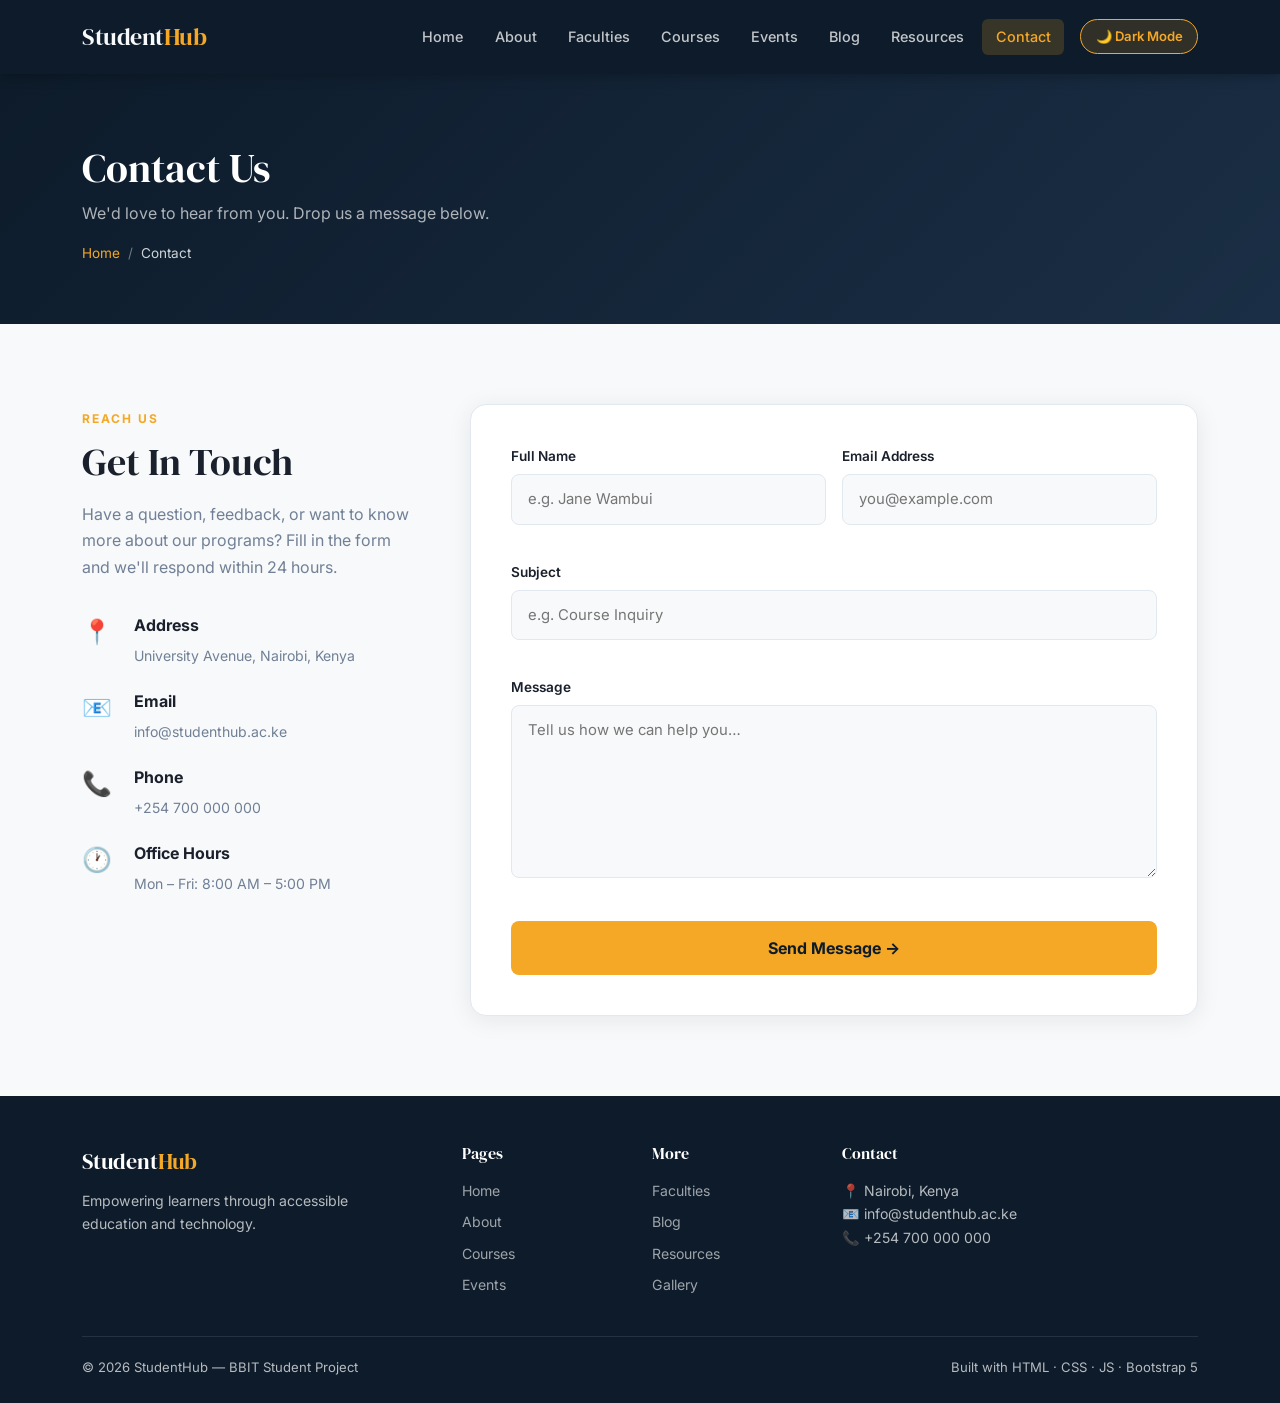
<file: contact.html>
<!DOCTYPE html>
<html lang="en">
<head>
  <meta charset="UTF-8">
  <meta name="viewport" content="width=device-width, initial-scale=1.0">
  <title>Contact | Student Hub</title>
  <link href="https://cdn.jsdelivr.net/npm/bootstrap@5.3.3/dist/css/bootstrap.min.css" rel="stylesheet">
  <link rel="stylesheet" href="css/style.css">
</head>
<body>

<nav class="navbar navbar-expand-lg sh-navbar">
  <div class="container">
    <a class="navbar-brand" href="index.html">Student<span>Hub</span></a>
    <button class="navbar-toggler" data-bs-toggle="collapse" data-bs-target="#navMenu" aria-label="Toggle navigation">
      <span class="navbar-toggler-icon"></span>
    </button>
    <div class="collapse navbar-collapse" id="navMenu">
      <ul class="navbar-nav ms-auto align-items-lg-center gap-lg-1">
        <li class="nav-item"><a class="nav-link" href="index.html">Home</a></li>
        <li class="nav-item"><a class="nav-link" href="about.html">About</a></li>
        <li class="nav-item"><a class="nav-link" href="faculties.html">Faculties</a></li>
        <li class="nav-item"><a class="nav-link" href="courses.html">Courses</a></li>
        <li class="nav-item"><a class="nav-link" href="events.html">Events</a></li>
        <li class="nav-item"><a class="nav-link" href="blog.html">Blog</a></li>
        <li class="nav-item"><a class="nav-link" href="resource.html">Resources</a></li>
        <li class="nav-item"><a class="nav-link active" href="contact.html">Contact</a></li>
      </ul>
      <button class="btn-theme-toggle ms-3 mt-2 mt-lg-0" onclick="toggleTheme()">🌙 Dark Mode</button>
    </div>
  </div>
</nav>

<section class="page-hero">
  <div class="container">
    <h1>Contact Us</h1>
    <p style="color:rgba(255, 255, 255, 0.664); margin-top:0.5rem;">We'd love to hear from you. Drop us a message below.</p>
    <nav aria-label="breadcrumb">
      <ol class="breadcrumb">
        <li class="breadcrumb-item"><a href="index.html">Home</a></li>
        <li class="breadcrumb-item active">Contact</li>
      </ol>
    </nav>
  </div>
</section>

<section class="section-pad">
  <div class="container">
    <div class="row g-5">

      <!-- Info -->
      <div class="col-lg-4">
        <span class="section-label">Reach Us</span>
        <h2 class="section-title">Get In Touch</h2>
        <p style="color:var(--muted); margin-bottom:2rem;">Have a question, feedback, or want to know more about our programs? Fill in the form and we'll respond within 24 hours.</p>

        <div style="display:flex; flex-direction:column; gap:1.25rem;">
          <div style="display:flex; gap:1rem; align-items:flex-start;">
            <span style="font-size:1.5rem; min-width:36px;">📍</span>
            <div><strong style="display:block; margin-bottom:0.2rem;">Address</strong><span style="color:var(--muted); font-size:0.88rem;">University Avenue, Nairobi, Kenya</span></div>
          </div>
          <div style="display:flex; gap:1rem; align-items:flex-start;">
            <span style="font-size:1.5rem; min-width:36px;">📧</span>
            <div><strong style="display:block; margin-bottom:0.2rem;">Email</strong><span style="color:var(--muted); font-size:0.88rem;">info@studenthub.ac.ke</span></div>
          </div>
          <div style="display:flex; gap:1rem; align-items:flex-start;">
            <span style="font-size:1.5rem; min-width:36px;">📞</span>
            <div><strong style="display:block; margin-bottom:0.2rem;">Phone</strong><span style="color:var(--muted); font-size:0.88rem;">+254 700 000 000</span></div>
          </div>
          <div style="display:flex; gap:1rem; align-items:flex-start;">
            <span style="font-size:1.5rem; min-width:36px;">🕐</span>
            <div><strong style="display:block; margin-bottom:0.2rem;">Office Hours</strong><span style="color:var(--muted); font-size:0.88rem;">Mon – Fri: 8:00 AM – 5:00 PM</span></div>
          </div>
        </div>
      </div>

      <!-- Form -->
      <div class="col-lg-8">
        <div class="contact-form-wrapper">
          <div id="formSuccess" class="form-success" style="margin-bottom:1.5rem;">
            ✅ Your message has been sent! We'll get back to you within 24 hours.
          </div>

          <form id="contactForm" novalidate>
            <div class="row g-3">
              <div class="col-md-6">
                <div class="form-group">
                  <label for="name">Full Name</label>
                  <input type="text" id="name" placeholder="e.g. Jane Wambui">
                </div>
              </div>
              <div class="col-md-6">
                <div class="form-group">
                  <label for="email">Email Address</label>
                  <input type="email" id="email" placeholder="you@example.com">
                </div>
              </div>
              <div class="col-12">
                <div class="form-group">
                  <label for="subject">Subject</label>
                  <input type="text" id="subject" placeholder="e.g. Course Inquiry">
                </div>
              </div>
              <div class="col-12">
                <div class="form-group">
                  <label for="message">Message</label>
                  <textarea id="message" rows="6" placeholder="Tell us how we can help you…"></textarea>
                </div>
              </div>
              <div class="col-12">
                <button type="submit" class="btn-primary-sh" style="width:100%; padding:0.85rem; font-size:1rem; text-align:center; cursor:pointer;">Send Message →</button>
              </div>
            </div>
          </form>
        </div>
      </div>

    </div>
  </div>
</section>

<footer class="sh-footer">
  <div class="container">
    <div class="row g-4">
      <div class="col-lg-4">
        <div class="sh-footer-brand">Student<span>Hub</span></div>
        <p style="font-size:0.88rem; max-width:280px;">Empowering learners through accessible education and technology.</p>
      </div>
      <div class="col-6 col-lg-2">
        <h5>Pages</h5>
        <a href="index.html">Home</a>
        <a href="about.html">About</a>
        <a href="courses.html">Courses</a>
        <a href="events.html">Events</a>
      </div>
      <div class="col-6 col-lg-2">
        <h5>More</h5>
        <a href="faculties.html">Faculties</a>
        <a href="blog.html">Blog</a>
        <a href="resource.html">Resources</a>
        <a href="gallery.html">Gallery</a>
      </div>
      <div class="col-lg-4">
        <h5>Contact</h5>
        <p style="font-size:0.88rem;">📍 Nairobi, Kenya<br>📧 info@studenthub.ac.ke<br>📞 +254 700 000 000</p>
      </div>
    </div>
    <div class="sh-footer-bottom">
      <span>© 2026 StudentHub — BBIT Student Project</span>
      <span>Built with HTML · CSS · JS · Bootstrap 5</span>
    </div>
  </div>
</footer>

<script src="https://cdn.jsdelivr.net/npm/bootstrap@5.3.3/dist/js/bootstrap.bundle.min.js"></script>
<script src="js/script.js"></script>
</body>
</html>
</file>
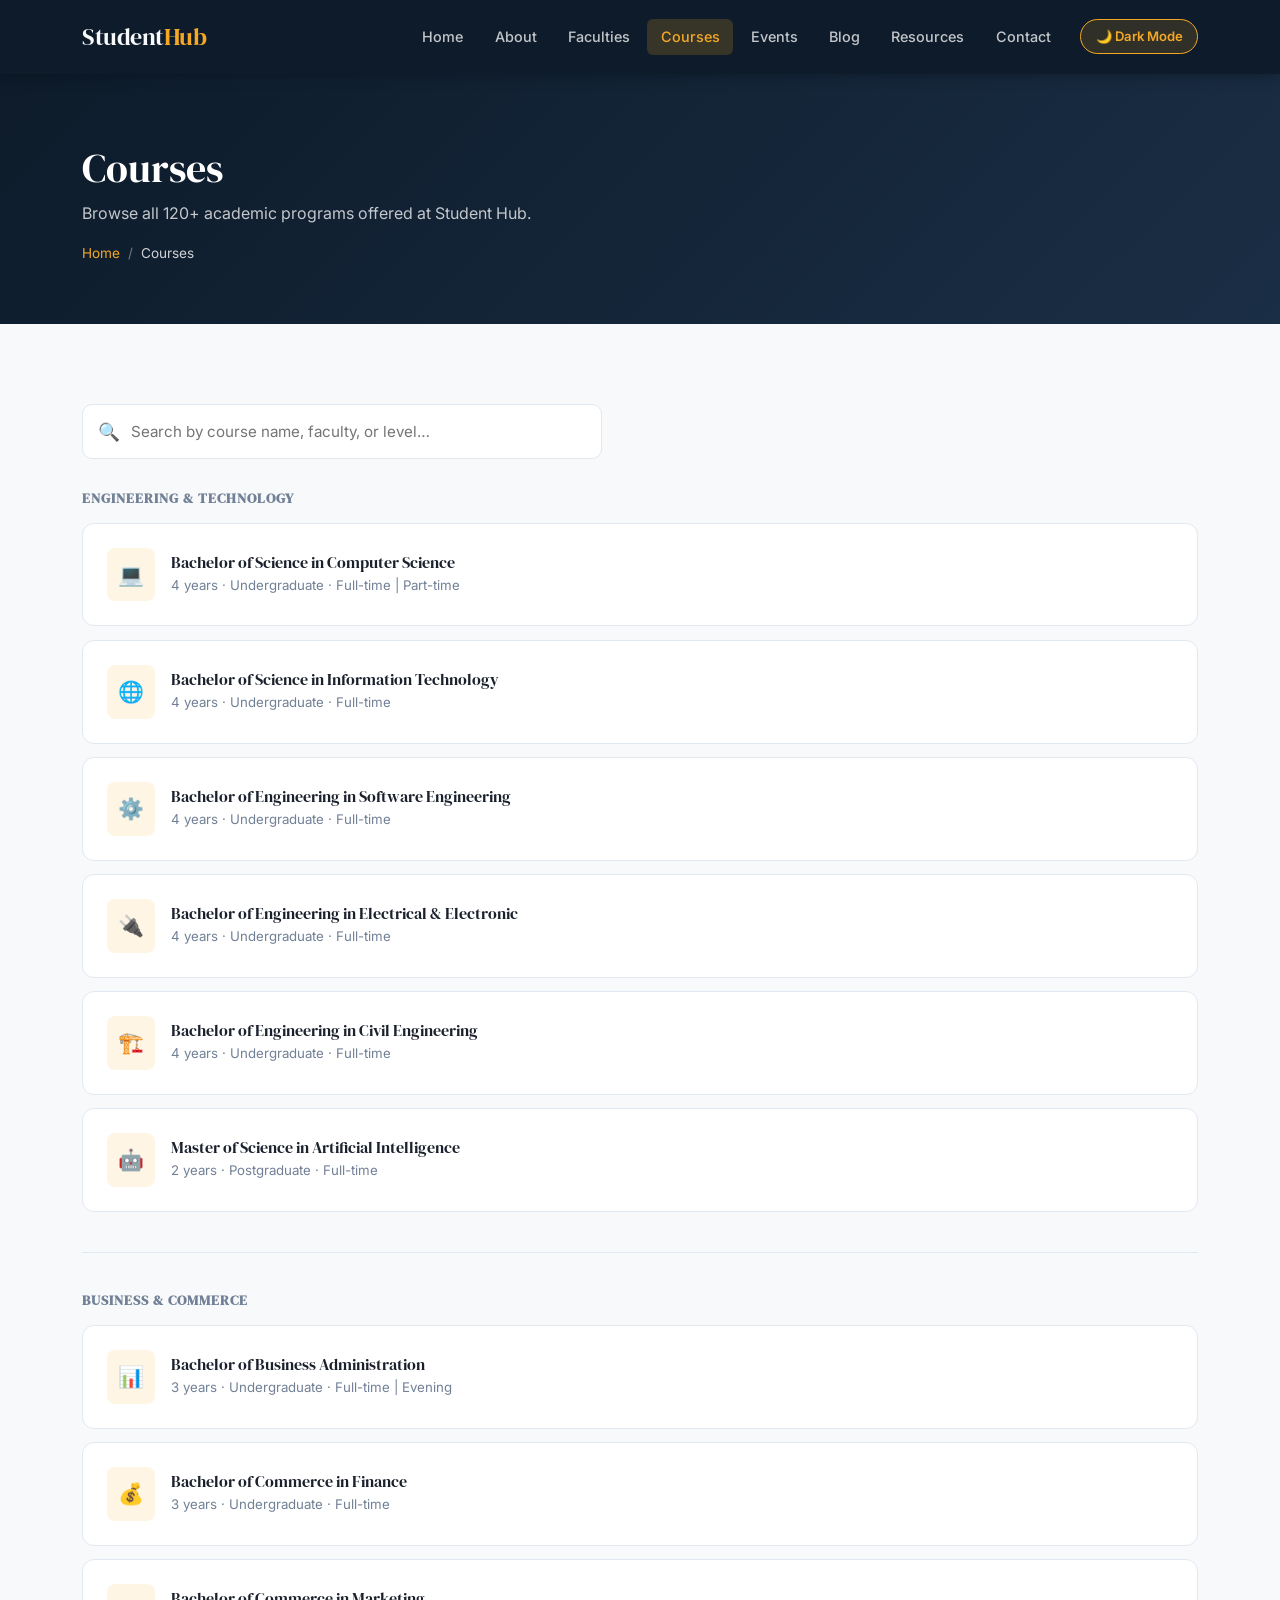
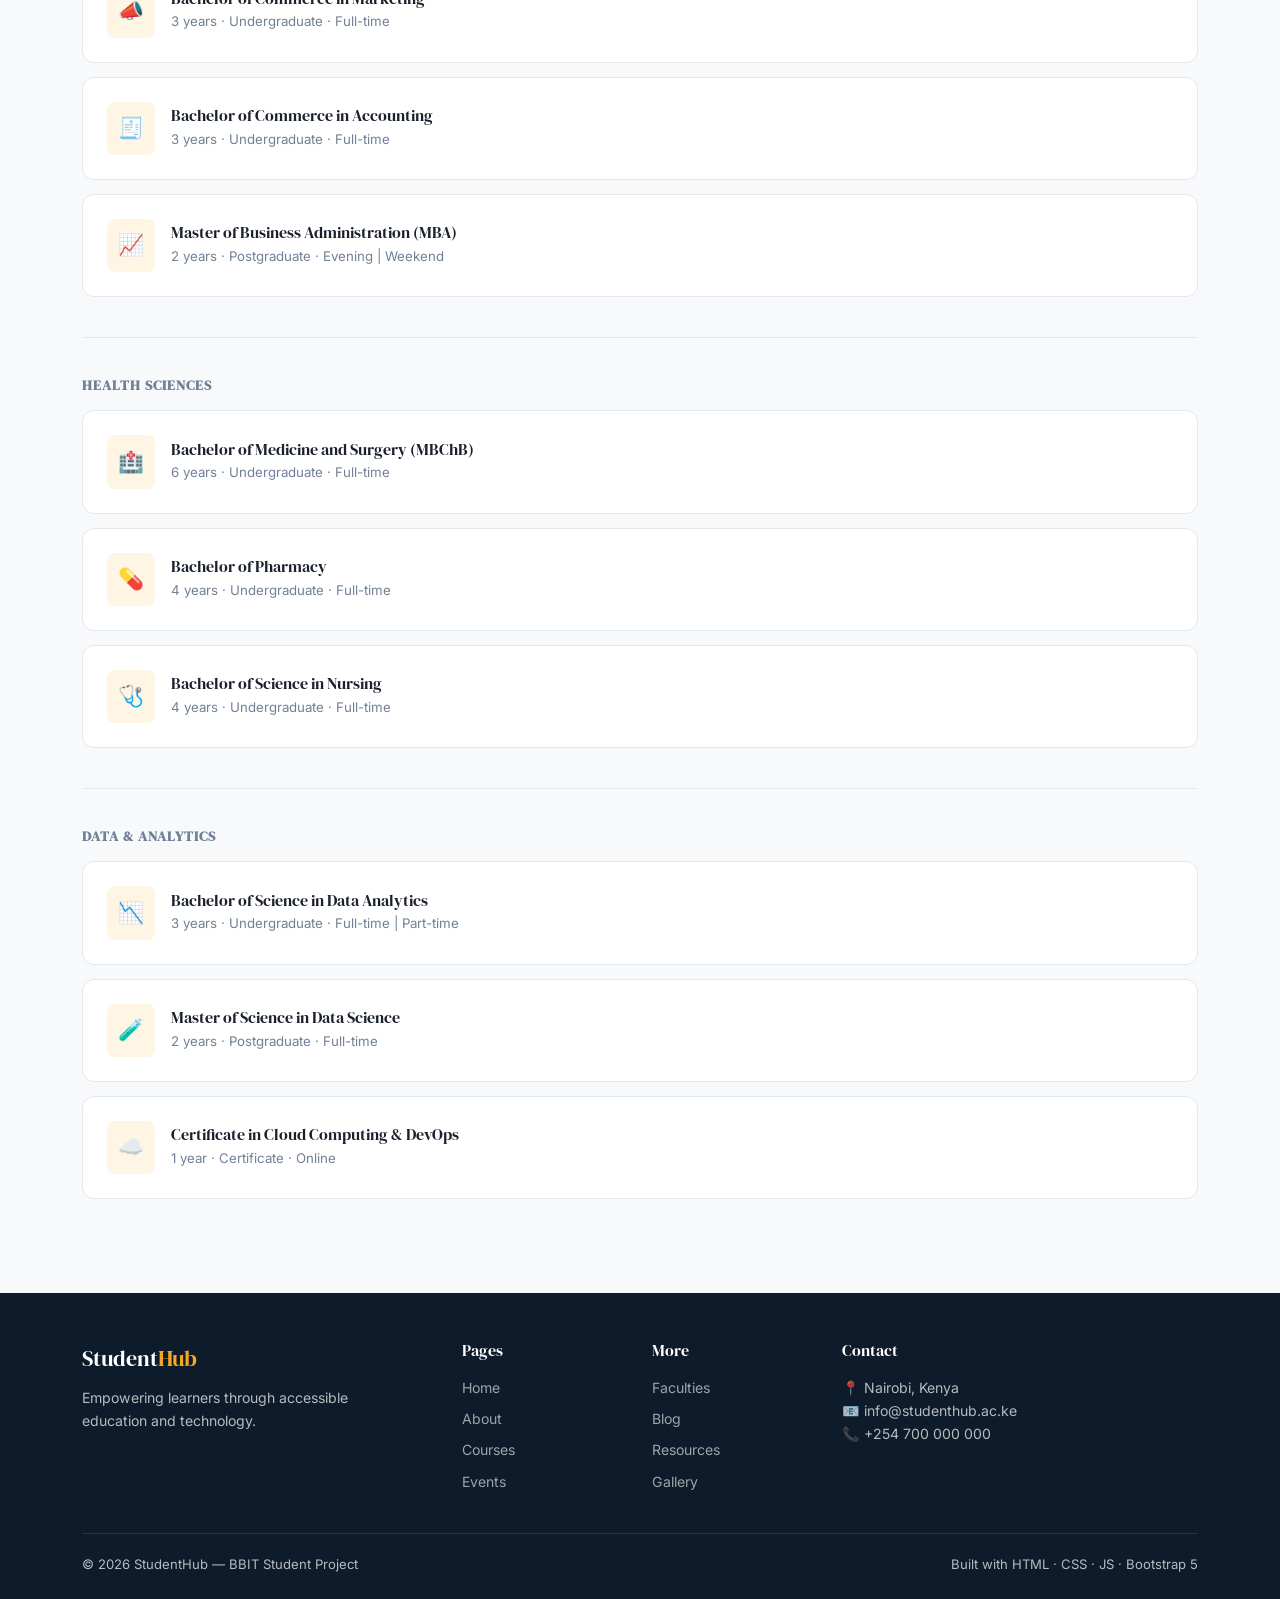
<file: courses.html>
<!DOCTYPE html>
<html lang="en">
<head>
  <meta charset="UTF-8">
  <meta name="viewport" content="width=device-width, initial-scale=1.0">
  <title>Courses | Student Hub</title>
  <link href="https://cdn.jsdelivr.net/npm/bootstrap@5.3.3/dist/css/bootstrap.min.css" rel="stylesheet">
  <link rel="stylesheet" href="css/style.css">
</head>
<body>

<nav class="navbar navbar-expand-lg sh-navbar">
  <div class="container">
    <a class="navbar-brand" href="index.html">Student<span>Hub</span></a>
    <button class="navbar-toggler" data-bs-toggle="collapse" data-bs-target="#navMenu" aria-label="Toggle navigation">
      <span class="navbar-toggler-icon"></span>
    </button>
    <div class="collapse navbar-collapse" id="navMenu">
      <ul class="navbar-nav ms-auto align-items-lg-center gap-lg-1">
        <li class="nav-item"><a class="nav-link" href="index.html">Home</a></li>
        <li class="nav-item"><a class="nav-link" href="about.html">About</a></li>
        <li class="nav-item"><a class="nav-link" href="faculties.html">Faculties</a></li>
        <li class="nav-item"><a class="nav-link active" href="courses.html">Courses</a></li>
        <li class="nav-item"><a class="nav-link" href="events.html">Events</a></li>
        <li class="nav-item"><a class="nav-link" href="blog.html">Blog</a></li>
        <li class="nav-item"><a class="nav-link" href="resource.html">Resources</a></li>
        <li class="nav-item"><a class="nav-link" href="contact.html">Contact</a></li>
      </ul>
      <button class="btn-theme-toggle ms-3 mt-2 mt-lg-0" onclick="toggleTheme()">🌙 Dark Mode</button>
    </div>
  </div>
</nav>

<section class="page-hero">
  <div class="container">
    <h1>Courses</h1>
    <p style="color:rgba(255,255,255,0.75); margin-top:0.5rem;">Browse all 120+ academic programs offered at Student Hub.</p>
    <nav aria-label="breadcrumb">
      <ol class="breadcrumb">
        <li class="breadcrumb-item"><a href="index.html">Home</a></li>
        <li class="breadcrumb-item active">Courses</li>
      </ol>
    </nav>
  </div>
</section>

<section class="section-pad">
  <div class="container">
    <div class="search-wrapper" style="max-width:520px;">
      <span class="search-icon">🔍</span>
      <input type="text" id="courseSearch" placeholder="Search by course name, faculty, or level…" autocomplete="off">
    </div>

    <p id="noResult" style="display:none; color:var(--muted); text-align:center; padding:2rem;">No courses found. Try a different search term.</p>

    <h5 style="margin-bottom:1rem; color:var(--muted); font-size:0.85rem; font-weight:600; text-transform:uppercase; letter-spacing:1px;">Engineering &amp; Technology</h5>
    <div class="course-card"><div class="course-badge">💻</div><div class="course-info"><h5>Bachelor of Science in Computer Science</h5><p>4 years · Undergraduate · Full-time | Part-time</p></div></div>
    <div class="course-card"><div class="course-badge">🌐</div><div class="course-info"><h5>Bachelor of Science in Information Technology</h5><p>4 years · Undergraduate · Full-time</p></div></div>
    <div class="course-card"><div class="course-badge">⚙️</div><div class="course-info"><h5>Bachelor of Engineering in Software Engineering</h5><p>4 years · Undergraduate · Full-time</p></div></div>
    <div class="course-card"><div class="course-badge">🔌</div><div class="course-info"><h5>Bachelor of Engineering in Electrical &amp; Electronic</h5><p>4 years · Undergraduate · Full-time</p></div></div>
    <div class="course-card"><div class="course-badge">🏗️</div><div class="course-info"><h5>Bachelor of Engineering in Civil Engineering</h5><p>4 years · Undergraduate · Full-time</p></div></div>
    <div class="course-card"><div class="course-badge">🤖</div><div class="course-info"><h5>Master of Science in Artificial Intelligence</h5><p>2 years · Postgraduate · Full-time</p></div></div>

    <div class="divider"></div>

    <h5 style="margin-bottom:1rem; color:var(--muted); font-size:0.85rem; font-weight:600; text-transform:uppercase; letter-spacing:1px;">Business &amp; Commerce</h5>
    <div class="course-card"><div class="course-badge">📊</div><div class="course-info"><h5>Bachelor of Business Administration</h5><p>3 years · Undergraduate · Full-time | Evening</p></div></div>
    <div class="course-card"><div class="course-badge">💰</div><div class="course-info"><h5>Bachelor of Commerce in Finance</h5><p>3 years · Undergraduate · Full-time</p></div></div>
    <div class="course-card"><div class="course-badge">📣</div><div class="course-info"><h5>Bachelor of Commerce in Marketing</h5><p>3 years · Undergraduate · Full-time</p></div></div>
    <div class="course-card"><div class="course-badge">🧾</div><div class="course-info"><h5>Bachelor of Commerce in Accounting</h5><p>3 years · Undergraduate · Full-time</p></div></div>
    <div class="course-card"><div class="course-badge">📈</div><div class="course-info"><h5>Master of Business Administration (MBA)</h5><p>2 years · Postgraduate · Evening | Weekend</p></div></div>

    <div class="divider"></div>

    <h5 style="margin-bottom:1rem; color:var(--muted); font-size:0.85rem; font-weight:600; text-transform:uppercase; letter-spacing:1px;">Health Sciences</h5>
    <div class="course-card"><div class="course-badge">🏥</div><div class="course-info"><h5>Bachelor of Medicine and Surgery (MBChB)</h5><p>6 years · Undergraduate · Full-time</p></div></div>
    <div class="course-card"><div class="course-badge">💊</div><div class="course-info"><h5>Bachelor of Pharmacy</h5><p>4 years · Undergraduate · Full-time</p></div></div>
    <div class="course-card"><div class="course-badge">🩺</div><div class="course-info"><h5>Bachelor of Science in Nursing</h5><p>4 years · Undergraduate · Full-time</p></div></div>

    <div class="divider"></div>

    <h5 style="margin-bottom:1rem; color:var(--muted); font-size:0.85rem; font-weight:600; text-transform:uppercase; letter-spacing:1px;">Data &amp; Analytics</h5>
    <div class="course-card"><div class="course-badge">📉</div><div class="course-info"><h5>Bachelor of Science in Data Analytics</h5><p>3 years · Undergraduate · Full-time | Part-time</p></div></div>
    <div class="course-card"><div class="course-badge">🧪</div><div class="course-info"><h5>Master of Science in Data Science</h5><p>2 years · Postgraduate · Full-time</p></div></div>
    <div class="course-card"><div class="course-badge">☁️</div><div class="course-info"><h5>Certificate in Cloud Computing &amp; DevOps</h5><p>1 year · Certificate · Online</p></div></div>
  </div>
</section>

<footer class="sh-footer">
  <div class="container">
    <div class="row g-4">
      <div class="col-lg-4">
        <div class="sh-footer-brand">Student<span>Hub</span></div>
        <p style="font-size:0.88rem; max-width:280px;">Empowering learners through accessible education and technology.</p>
      </div>
      <div class="col-6 col-lg-2">
        <h5>Pages</h5>
        <a href="index.html">Home</a>
        <a href="about.html">About</a>
        <a href="courses.html">Courses</a>
        <a href="events.html">Events</a>
      </div>
      <div class="col-6 col-lg-2">
        <h5>More</h5>
        <a href="faculties.html">Faculties</a>
        <a href="blog.html">Blog</a>
        <a href="resource.html">Resources</a>
        <a href="gallery.html">Gallery</a>
      </div>
      <div class="col-lg-4">
        <h5>Contact</h5>
        <p style="font-size:0.88rem;">📍 Nairobi, Kenya<br>📧 info@studenthub.ac.ke<br>📞 +254 700 000 000</p>
      </div>
    </div>
    <div class="sh-footer-bottom">
      <span>© 2026 StudentHub — BBIT Student Project</span>
      <span>Built with HTML · CSS · JS · Bootstrap 5</span>
    </div>
  </div>
</footer>

<script src="https://cdn.jsdelivr.net/npm/bootstrap@5.3.3/dist/js/bootstrap.bundle.min.js"></script>
<script src="js/script.js"></script>
</body>
</html>
</file>
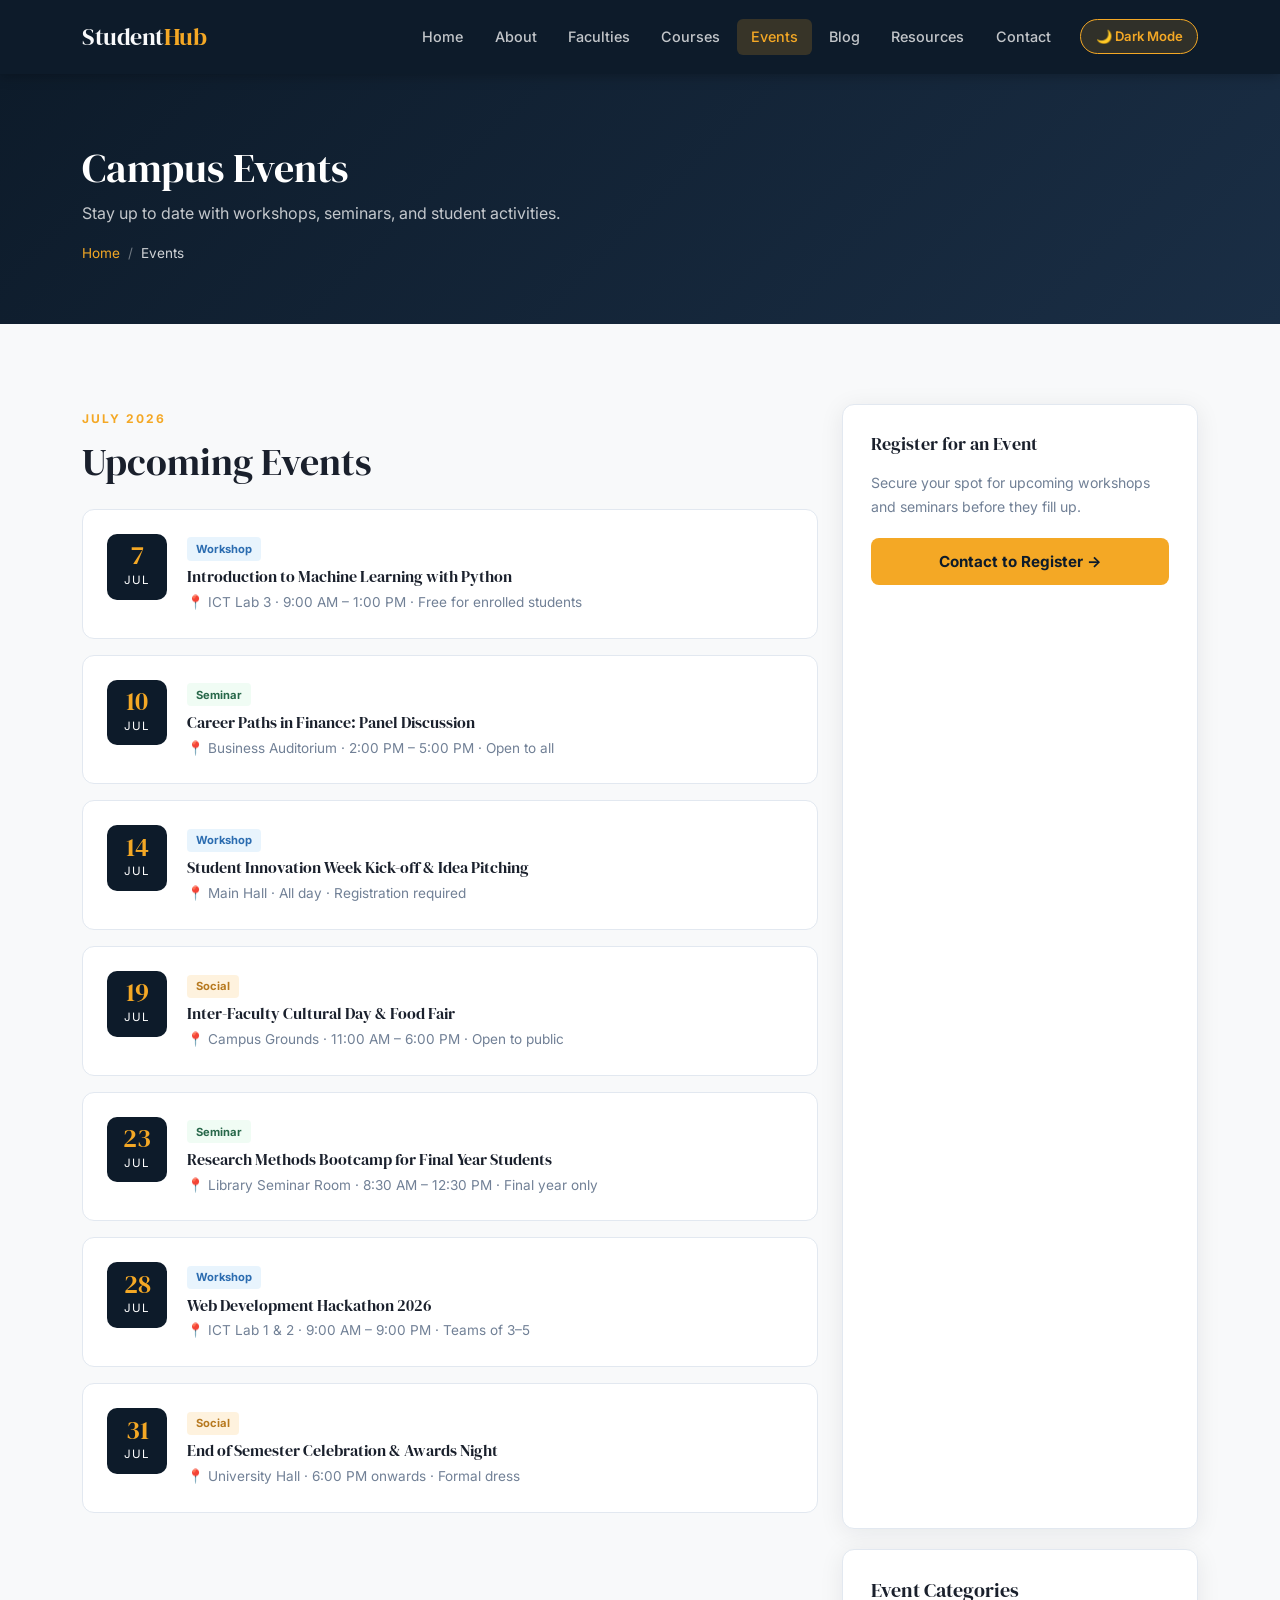
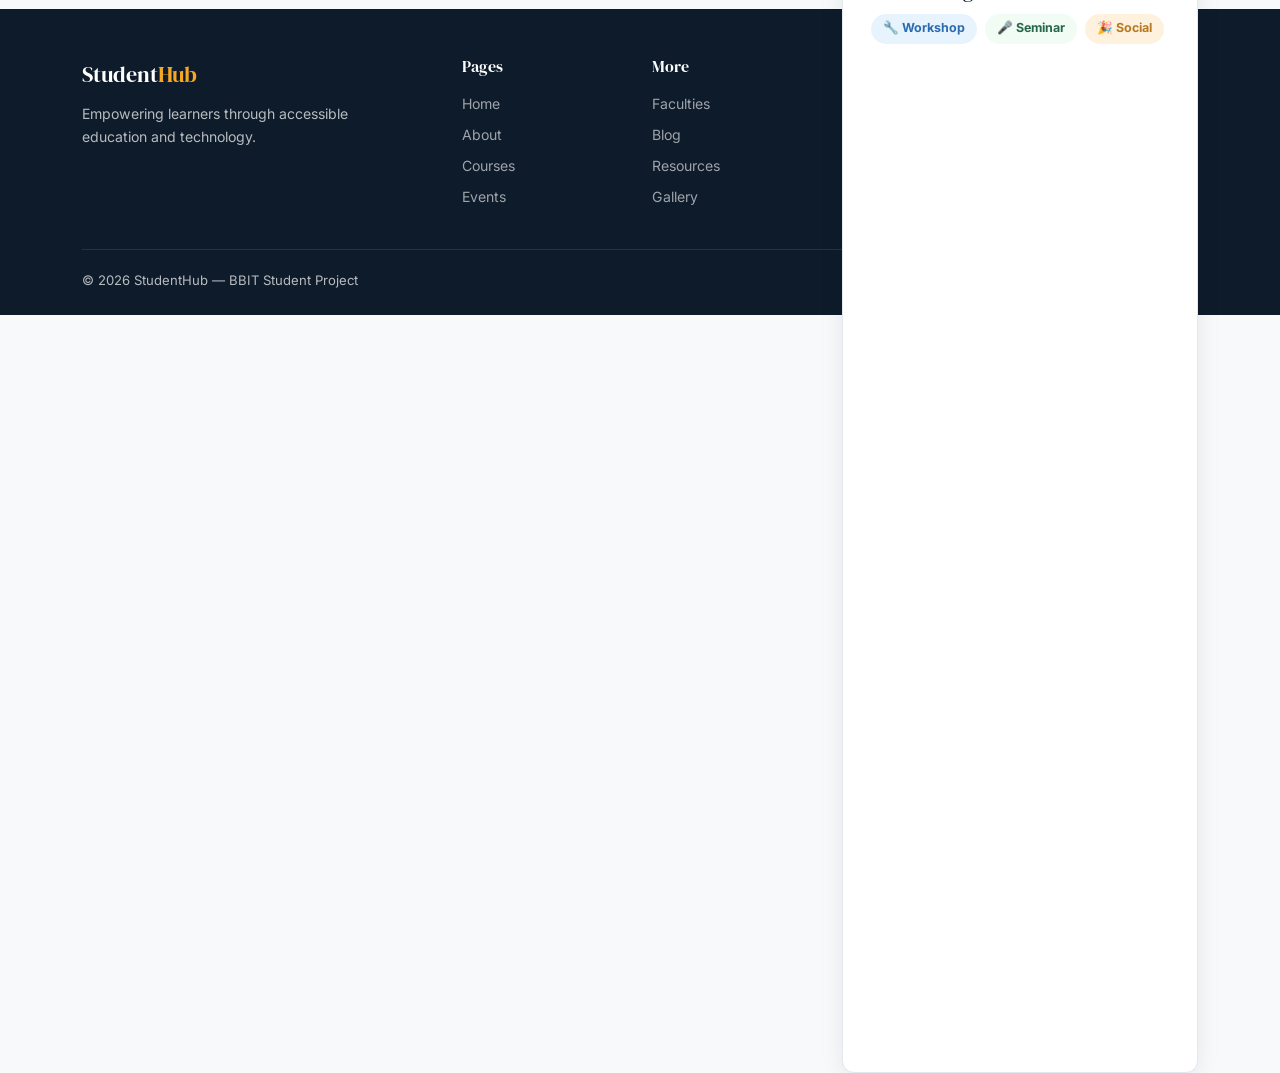
<file: events.html>
<!DOCTYPE html>
<html lang="en">
<head>
  <meta charset="UTF-8">
  <meta name="viewport" content="width=device-width, initial-scale=1.0">
  <title>Events | Student Hub</title>
  <link href="https://cdn.jsdelivr.net/npm/bootstrap@5.3.3/dist/css/bootstrap.min.css" rel="stylesheet">
  <link rel="stylesheet" href="css/style.css">
</head>
<body>

<nav class="navbar navbar-expand-lg sh-navbar">
  <div class="container">
    <a class="navbar-brand" href="index.html">Student<span>Hub</span></a>
    <button class="navbar-toggler" data-bs-toggle="collapse" data-bs-target="#navMenu" aria-label="Toggle navigation">
      <span class="navbar-toggler-icon"></span>
    </button>
    <div class="collapse navbar-collapse" id="navMenu">
      <ul class="navbar-nav ms-auto align-items-lg-center gap-lg-1">
        <li class="nav-item"><a class="nav-link" href="index.html">Home</a></li>
        <li class="nav-item"><a class="nav-link" href="about.html">About</a></li>
        <li class="nav-item"><a class="nav-link" href="faculties.html">Faculties</a></li>
        <li class="nav-item"><a class="nav-link" href="courses.html">Courses</a></li>
        <li class="nav-item"><a class="nav-link active" href="events.html">Events</a></li>
        <li class="nav-item"><a class="nav-link" href="blog.html">Blog</a></li>
        <li class="nav-item"><a class="nav-link" href="resource.html">Resources</a></li>
        <li class="nav-item"><a class="nav-link" href="contact.html">Contact</a></li>
      </ul>
      <button class="btn-theme-toggle ms-3 mt-2 mt-lg-0" onclick="toggleTheme()">🌙 Dark Mode</button>
    </div>
  </div>
</nav>

<section class="page-hero">
  <div class="container">
    <h1>Campus Events</h1>
    <p style="color:rgba(255,255,255,0.75); margin-top:0.5rem;">Stay up to date with workshops, seminars, and student activities.</p>
    <nav aria-label="breadcrumb">
      <ol class="breadcrumb">
        <li class="breadcrumb-item"><a href="index.html">Home</a></li>
        <li class="breadcrumb-item active">Events</li>
      </ol>
    </nav>
  </div>
</section>

<section class="section-pad">
  <div class="container">
    <div class="row g-4">
      <div class="col-lg-8">
        <span class="section-label">July 2026</span>
        <h2 class="section-title mb-4">Upcoming Events</h2>

        <div class="event-card">
          <div class="event-date-block"><span class="day">7</span><span class="month">Jul</span></div>
          <div class="event-info">
            <span class="event-tag workshop">Workshop</span>
            <h5>Introduction to Machine Learning with Python</h5>
            <p>📍 ICT Lab 3 · 9:00 AM – 1:00 PM · Free for enrolled students</p>
          </div>
        </div>

        <div class="event-card">
          <div class="event-date-block"><span class="day">10</span><span class="month">Jul</span></div>
          <div class="event-info">
            <span class="event-tag seminar">Seminar</span>
            <h5>Career Paths in Finance: Panel Discussion</h5>
            <p>📍 Business Auditorium · 2:00 PM – 5:00 PM · Open to all</p>
          </div>
        </div>

        <div class="event-card">
          <div class="event-date-block"><span class="day">14</span><span class="month">Jul</span></div>
          <div class="event-info">
            <span class="event-tag workshop">Workshop</span>
            <h5>Student Innovation Week Kick-off &amp; Idea Pitching</h5>
            <p>📍 Main Hall · All day · Registration required</p>
          </div>
        </div>

        <div class="event-card">
          <div class="event-date-block"><span class="day">19</span><span class="month">Jul</span></div>
          <div class="event-info">
            <span class="event-tag social">Social</span>
            <h5>Inter-Faculty Cultural Day &amp; Food Fair</h5>
            <p>📍 Campus Grounds · 11:00 AM – 6:00 PM · Open to public</p>
          </div>
        </div>

        <div class="event-card">
          <div class="event-date-block"><span class="day">23</span><span class="month">Jul</span></div>
          <div class="event-info">
            <span class="event-tag seminar">Seminar</span>
            <h5>Research Methods Bootcamp for Final Year Students</h5>
            <p>📍 Library Seminar Room · 8:30 AM – 12:30 PM · Final year only</p>
          </div>
        </div>

        <div class="event-card">
          <div class="event-date-block"><span class="day">28</span><span class="month">Jul</span></div>
          <div class="event-info">
            <span class="event-tag workshop">Workshop</span>
            <h5>Web Development Hackathon 2026</h5>
            <p>📍 ICT Lab 1 &amp; 2 · 9:00 AM – 9:00 PM · Teams of 3–5</p>
          </div>
        </div>

        <div class="event-card">
          <div class="event-date-block"><span class="day">31</span><span class="month">Jul</span></div>
          <div class="event-info">
            <span class="event-tag social">Social</span>
            <h5>End of Semester Celebration &amp; Awards Night</h5>
            <p>📍 University Hall · 6:00 PM onwards · Formal dress</p>
          </div>
        </div>
      </div>

      <!-- Sidebar -->
      <div class="col-lg-4">
        <div class="sh-card">
          <div class="sh-card-body">
            <h4 style="margin-bottom:1rem;">Register for an Event</h4>
            <p style="color:var(--muted); font-size:0.88rem; margin-bottom:1.25rem;">Secure your spot for upcoming workshops and seminars before they fill up.</p>
            <a href="contact.html" class="btn-primary-sh" style="display:block; text-align:center;">Contact to Register →</a>
          </div>
        </div>

        <div class="sh-card" style="margin-top:1.25rem;">
          <div class="sh-card-body">
            <h5 style="margin-bottom:0.75rem;">Event Categories</h5>
            <div style="display:flex; flex-wrap:wrap; gap:0.5rem;">
              <span class="event-tag workshop" style="font-size:0.78rem; padding:0.3rem 0.75rem; border-radius:20px;">🔧 Workshop</span>
              <span class="event-tag seminar" style="font-size:0.78rem; padding:0.3rem 0.75rem; border-radius:20px;">🎤 Seminar</span>
              <span class="event-tag social" style="font-size:0.78rem; padding:0.3rem 0.75rem; border-radius:20px;">🎉 Social</span>
            </div>
          </div>
        </div>
      </div>
    </div>
  </div>
</section>

<footer class="sh-footer">
  <div class="container">
    <div class="row g-4">
      <div class="col-lg-4">
        <div class="sh-footer-brand">Student<span>Hub</span></div>
        <p style="font-size:0.88rem; max-width:280px;">Empowering learners through accessible education and technology.</p>
      </div>
      <div class="col-6 col-lg-2">
        <h5>Pages</h5>
        <a href="index.html">Home</a>
        <a href="about.html">About</a>
        <a href="courses.html">Courses</a>
        <a href="events.html">Events</a>
      </div>
      <div class="col-6 col-lg-2">
        <h5>More</h5>
        <a href="faculties.html">Faculties</a>
        <a href="blog.html">Blog</a>
        <a href="resource.html">Resources</a>
        <a href="gallery.html">Gallery</a>
      </div>
      <div class="col-lg-4">
        <h5>Contact</h5>
        <p style="font-size:0.88rem;">📍 Nairobi, Kenya<br>📧 info@studenthub.ac.ke<br>📞 +254 700 000 000</p>
      </div>
    </div>
    <div class="sh-footer-bottom">
      <span>© 2026 StudentHub — BBIT Student Project</span>
      <span>Built with HTML · CSS · JS · Bootstrap 5</span>
    </div>
  </div>
</footer>

<script src="https://cdn.jsdelivr.net/npm/bootstrap@5.3.3/dist/js/bootstrap.bundle.min.js"></script>
<script src="js/script.js"></script>
</body>
</html>
</file>
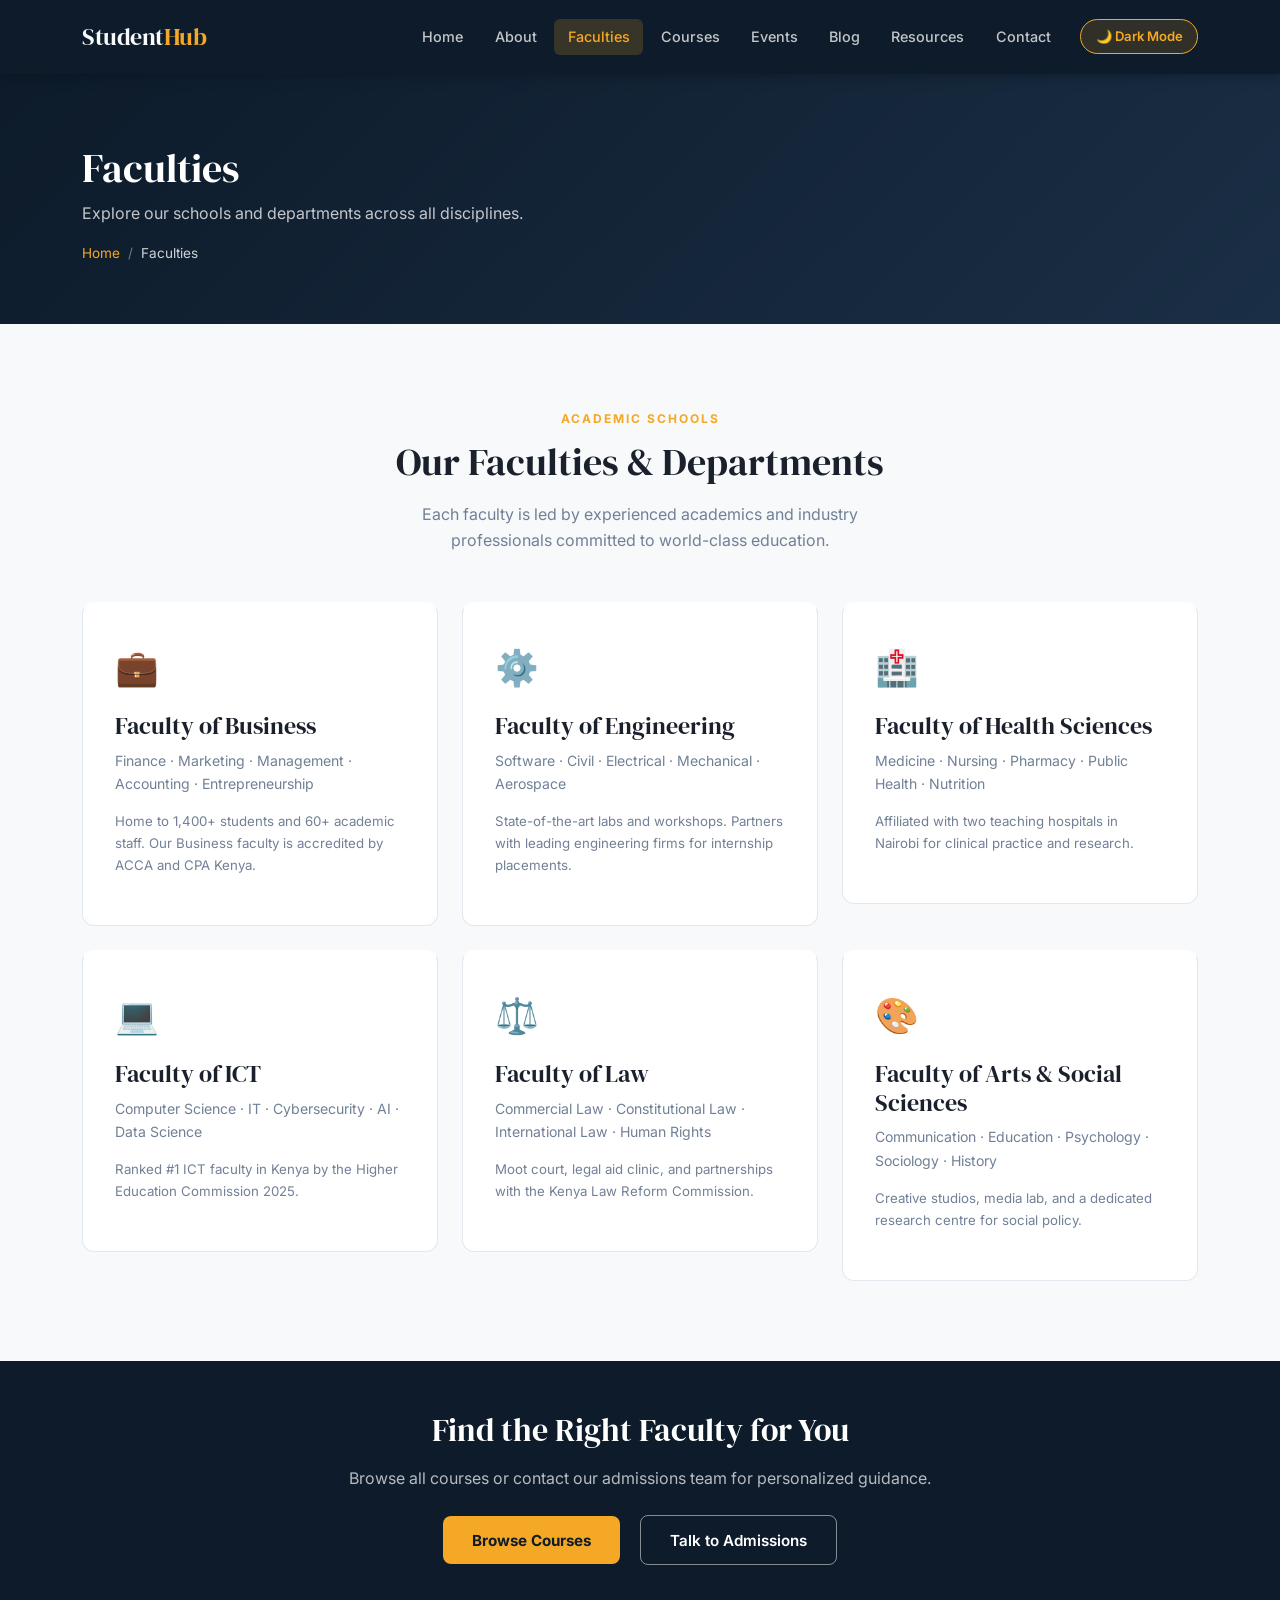
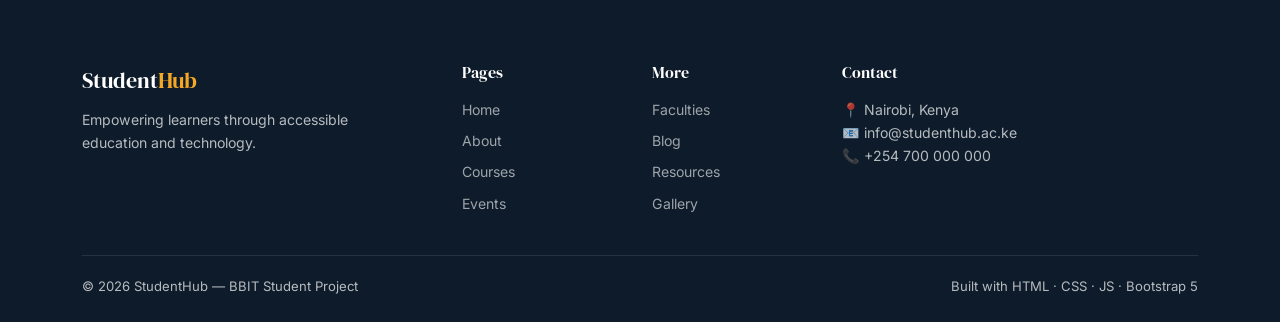
<file: faculties.html>
<!DOCTYPE html>
<html lang="en">
<head>
  <meta charset="UTF-8">
  <meta name="viewport" content="width=device-width, initial-scale=1.0">
  <title>Faculties | Student Hub</title>
  <link href="https://cdn.jsdelivr.net/npm/bootstrap@5.3.3/dist/css/bootstrap.min.css" rel="stylesheet">
  <link rel="stylesheet" href="css/style.css">
</head>
<body>

<nav class="navbar navbar-expand-lg sh-navbar">
  <div class="container">
    <a class="navbar-brand" href="index.html">Student<span>Hub</span></a>
    <button class="navbar-toggler" data-bs-toggle="collapse" data-bs-target="#navMenu" aria-label="Toggle navigation">
      <span class="navbar-toggler-icon"></span>
    </button>
    <div class="collapse navbar-collapse" id="navMenu">
      <ul class="navbar-nav ms-auto align-items-lg-center gap-lg-1">
        <li class="nav-item"><a class="nav-link" href="index.html">Home</a></li>
        <li class="nav-item"><a class="nav-link" href="about.html">About</a></li>
        <li class="nav-item"><a class="nav-link active" href="faculties.html">Faculties</a></li>
        <li class="nav-item"><a class="nav-link" href="courses.html">Courses</a></li>
        <li class="nav-item"><a class="nav-link" href="events.html">Events</a></li>
        <li class="nav-item"><a class="nav-link" href="blog.html">Blog</a></li>
        <li class="nav-item"><a class="nav-link" href="resource.html">Resources</a></li>
        <li class="nav-item"><a class="nav-link" href="contact.html">Contact</a></li>
      </ul>
      <button class="btn-theme-toggle ms-3 mt-2 mt-lg-0" onclick="toggleTheme()">🌙 Dark Mode</button>
    </div>
  </div>
</nav>

<section class="page-hero">
  <div class="container">
    <h1>Faculties</h1>
    <p style="color:rgba(255,255,255,0.75); margin-top:0.5rem;">Explore our schools and departments across all disciplines.</p>
    <nav aria-label="breadcrumb">
      <ol class="breadcrumb">
        <li class="breadcrumb-item"><a href="index.html">Home</a></li>
        <li class="breadcrumb-item active">Faculties</li>
      </ol>
    </nav>
  </div>
</section>

<section class="section-pad">
  <div class="container">
    <div class="text-center mb-5">
      <span class="section-label">Academic Schools</span>
      <h2 class="section-title">Our Faculties &amp; Departments</h2>
      <p class="section-subtitle mx-auto">Each faculty is led by experienced academics and industry professionals committed to world-class education.</p>
    </div>
    <div class="row g-4">
      <div class="col-md-6 col-lg-4">
        <div class="faculty-card">
          <div class="faculty-icon">💼</div>
          <h4>Faculty of Business</h4>
          <p style="color:var(--muted); font-size:0.88rem; margin-bottom:1rem;">Finance · Marketing · Management · Accounting · Entrepreneurship</p>
          <p style="color:var(--muted); font-size:0.83rem;">Home to 1,400+ students and 60+ academic staff. Our Business faculty is accredited by ACCA and CPA Kenya.</p>
        </div>
      </div>
      <div class="col-md-6 col-lg-4">
        <div class="faculty-card">
          <div class="faculty-icon">⚙️</div>
          <h4>Faculty of Engineering</h4>
          <p style="color:var(--muted); font-size:0.88rem; margin-bottom:1rem;">Software · Civil · Electrical · Mechanical · Aerospace</p>
          <p style="color:var(--muted); font-size:0.83rem;">State-of-the-art labs and workshops. Partners with leading engineering firms for internship placements.</p>
        </div>
      </div>
      <div class="col-md-6 col-lg-4">
        <div class="faculty-card">
          <div class="faculty-icon">🏥</div>
          <h4>Faculty of Health Sciences</h4>
          <p style="color:var(--muted); font-size:0.88rem; margin-bottom:1rem;">Medicine · Nursing · Pharmacy · Public Health · Nutrition</p>
          <p style="color:var(--muted); font-size:0.83rem;">Affiliated with two teaching hospitals in Nairobi for clinical practice and research.</p>
        </div>
      </div>
      <div class="col-md-6 col-lg-4">
        <div class="faculty-card">
          <div class="faculty-icon">💻</div>
          <h4>Faculty of ICT</h4>
          <p style="color:var(--muted); font-size:0.88rem; margin-bottom:1rem;">Computer Science · IT · Cybersecurity · AI · Data Science</p>
          <p style="color:var(--muted); font-size:0.83rem;">Ranked #1 ICT faculty in Kenya by the Higher Education Commission 2025.</p>
        </div>
      </div>
      <div class="col-md-6 col-lg-4">
        <div class="faculty-card">
          <div class="faculty-icon">⚖️</div>
          <h4>Faculty of Law</h4>
          <p style="color:var(--muted); font-size:0.88rem; margin-bottom:1rem;">Commercial Law · Constitutional Law · International Law · Human Rights</p>
          <p style="color:var(--muted); font-size:0.83rem;">Moot court, legal aid clinic, and partnerships with the Kenya Law Reform Commission.</p>
        </div>
      </div>
      <div class="col-md-6 col-lg-4">
        <div class="faculty-card">
          <div class="faculty-icon">🎨</div>
          <h4>Faculty of Arts &amp; Social Sciences</h4>
          <p style="color:var(--muted); font-size:0.88rem; margin-bottom:1rem;">Communication · Education · Psychology · Sociology · History</p>
          <p style="color:var(--muted); font-size:0.83rem;">Creative studios, media lab, and a dedicated research centre for social policy.</p>
        </div>
      </div>
    </div>
  </div>
</section>

<section class="section-pad-sm bg-navy" style="text-align:center;">
  <div class="container">
    <h2 style="color:#fff; margin-bottom:1rem;">Find the Right Faculty for You</h2>
    <p style="color:rgba(255,255,255,0.7); margin-bottom:1.5rem;">Browse all courses or contact our admissions team for personalized guidance.</p>
    <a href="courses.html" class="btn-primary-sh me-3">Browse Courses</a>
    <a href="contact.html" class="btn-outline-sh">Talk to Admissions</a>
  </div>
</section>

<footer class="sh-footer">
  <div class="container">
    <div class="row g-4">
      <div class="col-lg-4">
        <div class="sh-footer-brand">Student<span>Hub</span></div>
        <p style="font-size:0.88rem; max-width:280px;">Empowering learners through accessible education and technology.</p>
      </div>
      <div class="col-6 col-lg-2">
        <h5>Pages</h5>
        <a href="index.html">Home</a>
        <a href="about.html">About</a>
        <a href="courses.html">Courses</a>
        <a href="events.html">Events</a>
      </div>
      <div class="col-6 col-lg-2">
        <h5>More</h5>
        <a href="faculties.html">Faculties</a>
        <a href="blog.html">Blog</a>
        <a href="resource.html">Resources</a>
        <a href="gallery.html">Gallery</a>
      </div>
      <div class="col-lg-4">
        <h5>Contact</h5>
        <p style="font-size:0.88rem;">📍 Nairobi, Kenya<br>📧 info@studenthub.ac.ke<br>📞 +254 700 000 000</p>
      </div>
    </div>
    <div class="sh-footer-bottom">
      <span>© 2026 StudentHub — BBIT Student Project</span>
      <span>Built with HTML · CSS · JS · Bootstrap 5</span>
    </div>
  </div>
</footer>

<script src="https://cdn.jsdelivr.net/npm/bootstrap@5.3.3/dist/js/bootstrap.bundle.min.js"></script>
<script src="js/script.js"></script>
</body>
</html>
</file>
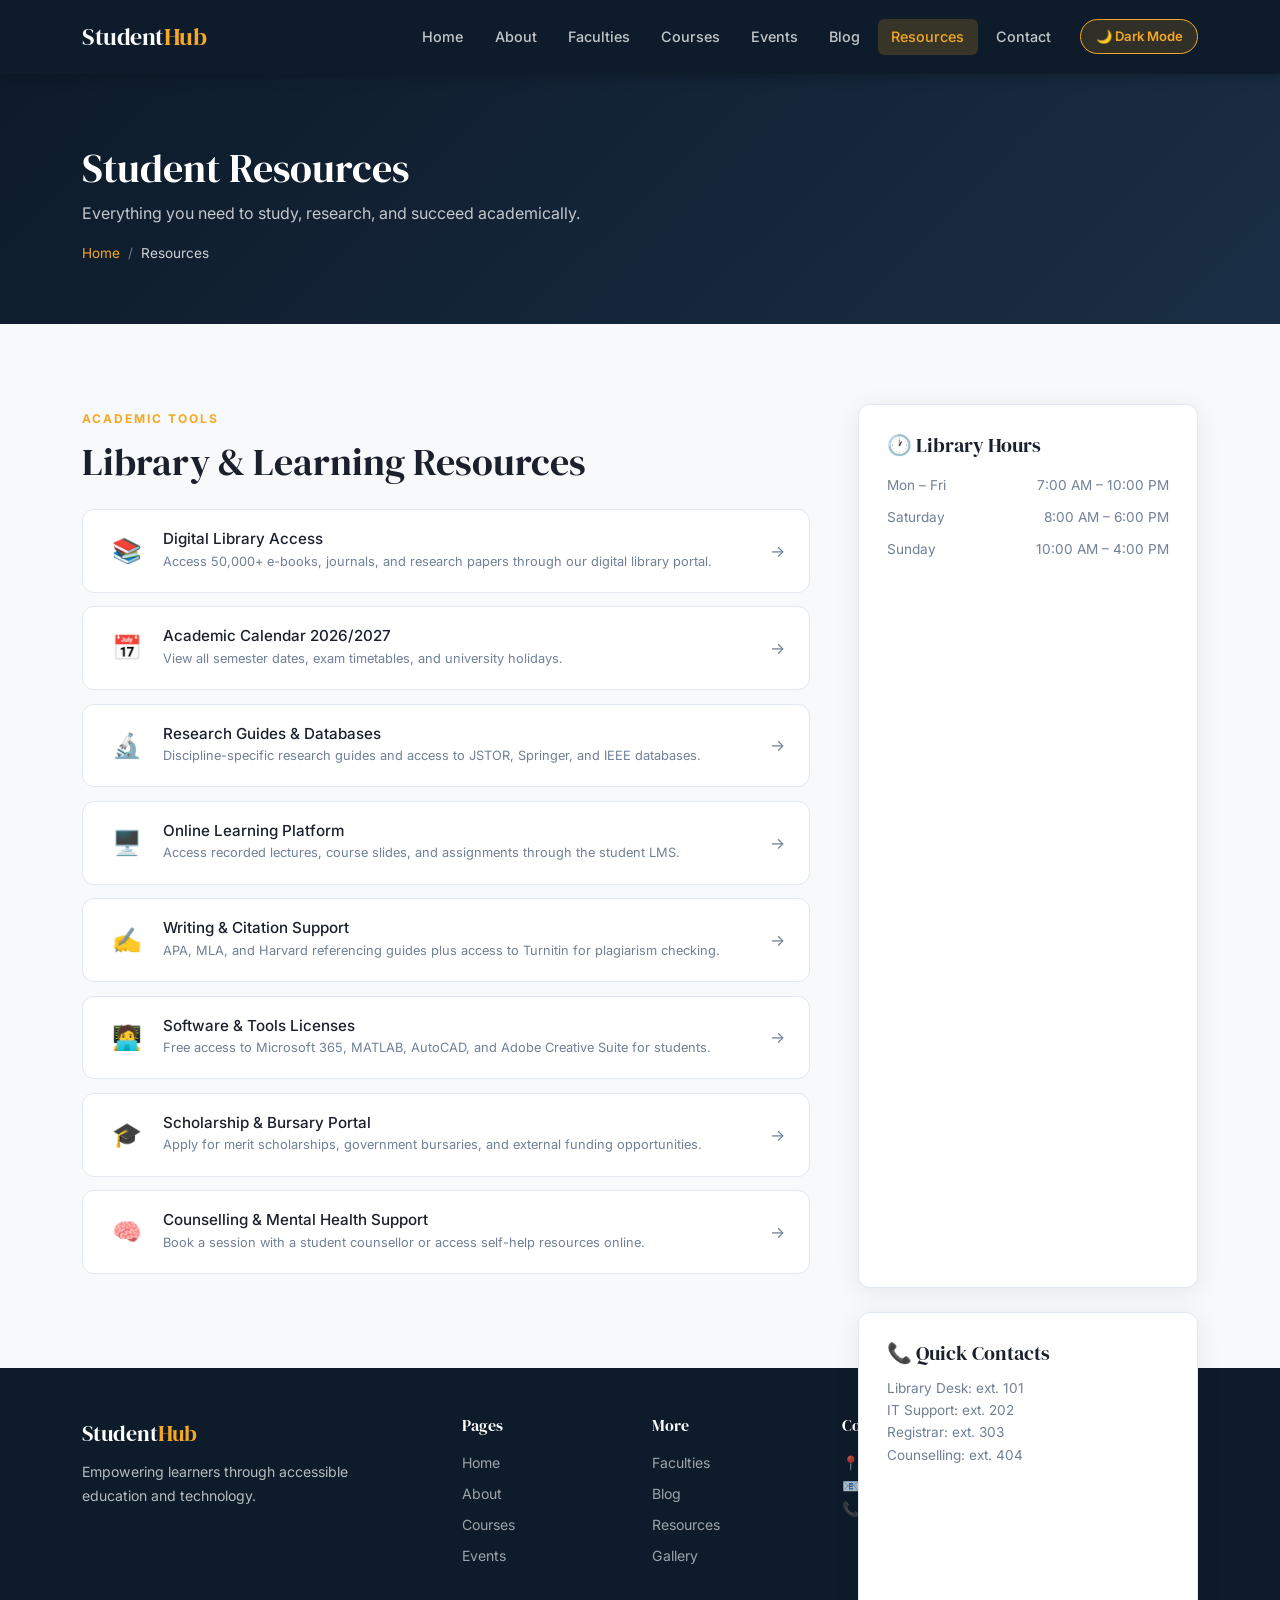
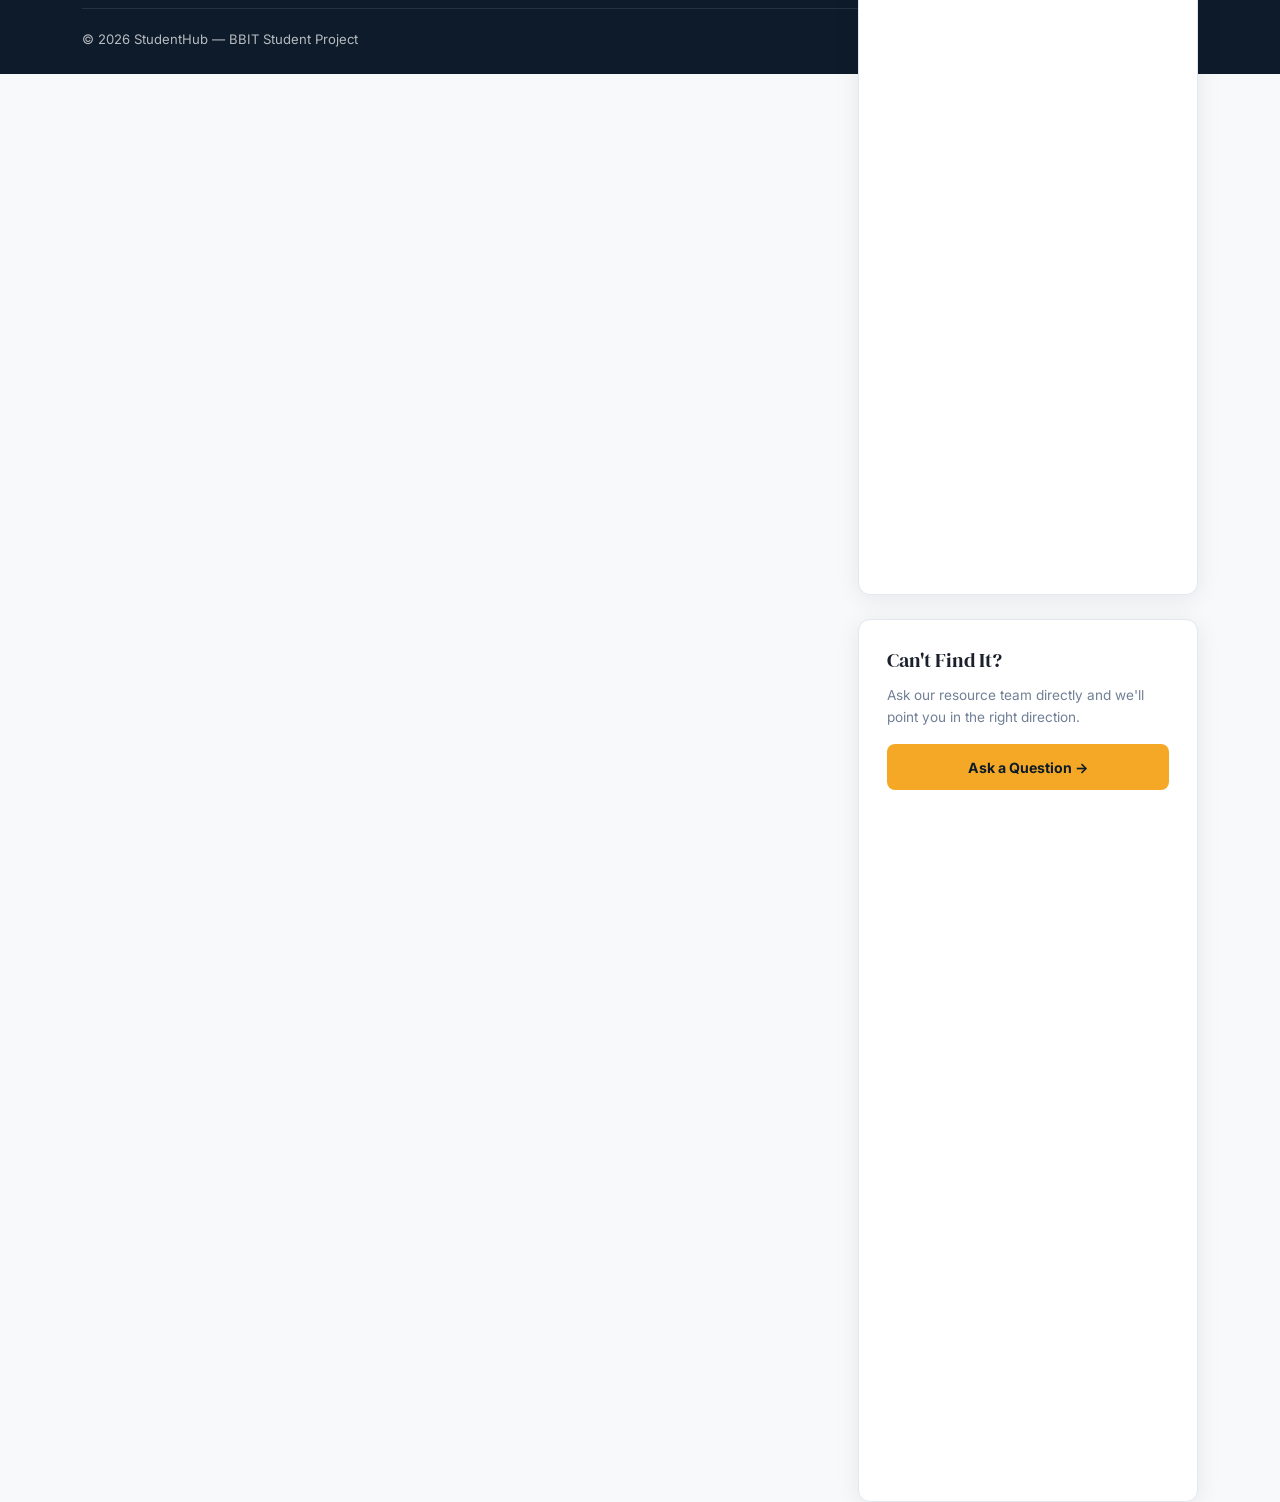
<file: resource.html>
<!DOCTYPE html>
<html lang="en">
<head>
  <meta charset="UTF-8">
  <meta name="viewport" content="width=device-width, initial-scale=1.0">
  <title>Resources | Student Hub</title>
  <link href="https://cdn.jsdelivr.net/npm/bootstrap@5.3.3/dist/css/bootstrap.min.css" rel="stylesheet">
  <link rel="stylesheet" href="css/style.css">
</head>
<body>

<nav class="navbar navbar-expand-lg sh-navbar">
  <div class="container">
    <a class="navbar-brand" href="index.html">Student<span>Hub</span></a>
    <button class="navbar-toggler" data-bs-toggle="collapse" data-bs-target="#navMenu" aria-label="Toggle navigation">
      <span class="navbar-toggler-icon"></span>
    </button>
    <div class="collapse navbar-collapse" id="navMenu">
      <ul class="navbar-nav ms-auto align-items-lg-center gap-lg-1">
        <li class="nav-item"><a class="nav-link" href="index.html">Home</a></li>
        <li class="nav-item"><a class="nav-link" href="about.html">About</a></li>
        <li class="nav-item"><a class="nav-link" href="faculties.html">Faculties</a></li>
        <li class="nav-item"><a class="nav-link" href="courses.html">Courses</a></li>
        <li class="nav-item"><a class="nav-link" href="events.html">Events</a></li>
        <li class="nav-item"><a class="nav-link" href="blog.html">Blog</a></li>
        <li class="nav-item"><a class="nav-link active" href="resource.html">Resources</a></li>
        <li class="nav-item"><a class="nav-link" href="contact.html">Contact</a></li>
      </ul>
      <button class="btn-theme-toggle ms-3 mt-2 mt-lg-0" onclick="toggleTheme()">🌙 Dark Mode</button>
    </div>
  </div>
</nav>

<section class="page-hero">
  <div class="container">
    <h1>Student Resources</h1>
    <p style="color:rgba(255,255,255,0.75); margin-top:0.5rem;">Everything you need to study, research, and succeed academically.</p>
    <nav aria-label="breadcrumb">
      <ol class="breadcrumb">
        <li class="breadcrumb-item"><a href="index.html">Home</a></li>
        <li class="breadcrumb-item active">Resources</li>
      </ol>
    </nav>
  </div>
</section>

<section class="section-pad">
  <div class="container">
    <div class="row g-5">
      <div class="col-lg-8">
        <span class="section-label">Academic Tools</span>
        <h2 class="section-title mb-4">Library &amp; Learning Resources</h2>

        <a href="#" class="resource-item">
          <span class="resource-icon">📚</span>
          <div><h6>Digital Library Access</h6><p>Access 50,000+ e-books, journals, and research papers through our digital library portal.</p></div>
          <span style="margin-left:auto; color:var(--muted);">→</span>
        </a>
        <a href="#" class="resource-item">
          <span class="resource-icon">📅</span>
          <div><h6>Academic Calendar 2026/2027</h6><p>View all semester dates, exam timetables, and university holidays.</p></div>
          <span style="margin-left:auto; color:var(--muted);">→</span>
        </a>
        <a href="#" class="resource-item">
          <span class="resource-icon">🔬</span>
          <div><h6>Research Guides &amp; Databases</h6><p>Discipline-specific research guides and access to JSTOR, Springer, and IEEE databases.</p></div>
          <span style="margin-left:auto; color:var(--muted);">→</span>
        </a>
        <a href="#" class="resource-item">
          <span class="resource-icon">🖥️</span>
          <div><h6>Online Learning Platform</h6><p>Access recorded lectures, course slides, and assignments through the student LMS.</p></div>
          <span style="margin-left:auto; color:var(--muted);">→</span>
        </a>
        <a href="#" class="resource-item">
          <span class="resource-icon">✍️</span>
          <div><h6>Writing &amp; Citation Support</h6><p>APA, MLA, and Harvard referencing guides plus access to Turnitin for plagiarism checking.</p></div>
          <span style="margin-left:auto; color:var(--muted);">→</span>
        </a>
        <a href="#" class="resource-item">
          <span class="resource-icon">🧑‍💻</span>
          <div><h6>Software &amp; Tools Licenses</h6><p>Free access to Microsoft 365, MATLAB, AutoCAD, and Adobe Creative Suite for students.</p></div>
          <span style="margin-left:auto; color:var(--muted);">→</span>
        </a>
        <a href="#" class="resource-item">
          <span class="resource-icon">🎓</span>
          <div><h6>Scholarship &amp; Bursary Portal</h6><p>Apply for merit scholarships, government bursaries, and external funding opportunities.</p></div>
          <span style="margin-left:auto; color:var(--muted);">→</span>
        </a>
        <a href="#" class="resource-item">
          <span class="resource-icon">🧠</span>
          <div><h6>Counselling &amp; Mental Health Support</h6><p>Book a session with a student counsellor or access self-help resources online.</p></div>
          <span style="margin-left:auto; color:var(--muted);">→</span>
        </a>
      </div>

      <!-- Sidebar -->
      <div class="col-lg-4">
        <div class="sh-card mb-4">
          <div class="sh-card-body">
            <h5 style="margin-bottom:0.75rem;">🕐 Library Hours</h5>
            <table style="width:100%; font-size:0.85rem; color:var(--muted);">
              <tr><td style="padding:0.3rem 0;">Mon – Fri</td><td style="text-align:right;">7:00 AM – 10:00 PM</td></tr>
              <tr><td style="padding:0.3rem 0;">Saturday</td><td style="text-align:right;">8:00 AM – 6:00 PM</td></tr>
              <tr><td style="padding:0.3rem 0;">Sunday</td><td style="text-align:right;">10:00 AM – 4:00 PM</td></tr>
            </table>
          </div>
        </div>

        <div class="sh-card mb-4">
          <div class="sh-card-body">
            <h5 style="margin-bottom:0.75rem;">📞 Quick Contacts</h5>
            <p style="font-size:0.85rem; color:var(--muted);">Library Desk: ext. 101<br>IT Support: ext. 202<br>Registrar: ext. 303<br>Counselling: ext. 404</p>
          </div>
        </div>

        <div class="sh-card">
          <div class="sh-card-body">
            <h5 style="margin-bottom:0.75rem;">Can't Find It?</h5>
            <p style="font-size:0.85rem; color:var(--muted); margin-bottom:1rem;">Ask our resource team directly and we'll point you in the right direction.</p>
            <a href="contact.html" class="btn-primary-sh" style="display:block; text-align:center; font-size:0.88rem;">Ask a Question →</a>
          </div>
        </div>
      </div>
    </div>
  </div>
</section>

<footer class="sh-footer">
  <div class="container">
    <div class="row g-4">
      <div class="col-lg-4">
        <div class="sh-footer-brand">Student<span>Hub</span></div>
        <p style="font-size:0.88rem; max-width:280px;">Empowering learners through accessible education and technology.</p>
      </div>
      <div class="col-6 col-lg-2">
        <h5>Pages</h5>
        <a href="index.html">Home</a>
        <a href="about.html">About</a>
        <a href="courses.html">Courses</a>
        <a href="events.html">Events</a>
      </div>
      <div class="col-6 col-lg-2">
        <h5>More</h5>
        <a href="faculties.html">Faculties</a>
        <a href="blog.html">Blog</a>
        <a href="resource.html">Resources</a>
        <a href="gallery.html">Gallery</a>
      </div>
      <div class="col-lg-4">
        <h5>Contact</h5>
        <p style="font-size:0.88rem;">📍 Nairobi, Kenya<br>📧 info@studenthub.ac.ke<br>📞 +254 700 000 000</p>
      </div>
    </div>
    <div class="sh-footer-bottom">
      <span>© 2026 StudentHub — BBIT Student Project</span>
      <span>Built with HTML · CSS · JS · Bootstrap 5</span>
    </div>
  </div>
</footer>

<script src="https://cdn.jsdelivr.net/npm/bootstrap@5.3.3/dist/js/bootstrap.bundle.min.js"></script>
<script src="js/script.js"></script>
</body>
</html>
</file>
<file: css/style.css>
/* ============================================
   STUDENT HUB — Global Styles
   Palette: Deep Navy #0D1B2A | Amber #F4A825
   | Soft White #F8F9FA | Slate #4A5568
   ============================================ */

@import url('https://fonts.googleapis.com/css2?family=DM+Serif+Display:ital@0;1&family=Inter:wght@400;500;600;700&display=swap');

:root {
  --navy:    #0D1B2A;
  --navy-mid:#1A2E45;
  --amber:   #F4A825;
  --amber-lt:#FFD166;
  --white:   #F8F9FA;
  --slate:   #4A5568;
  --light:   #EEF1F5;
  --card-bg: #FFFFFF;
  --text:    #1A202C;
  --muted:   #718096;
  --border:  #E2E8F0;
  --radius:  12px;
  --shadow:  0 4px 24px rgba(13,27,42,0.08);
  --transition: 0.25s ease;
}

/* ---- Dark Mode ---- */
body.dark-mode {
  --white:   #0D1B2A;
  --light:   #1A2E45;
  --card-bg: #1E3352;
  --text:    #E8EDF2;
  --muted:   #94A3B8;
  --border:  #2D4A6B;
  --shadow:  0 4px 24px rgba(0,0,0,0.3);
}

/* ---- Reset & Base ---- */
*, *::before, *::after { box-sizing: border-box; margin: 0; padding: 0; }

html { scroll-behavior: smooth; }

body {
  font-family: 'Inter', sans-serif;
  background: var(--white);
  color: var(--text);
  transition: background var(--transition), color var(--transition);
  line-height: 1.65;
}

h1, h2, h3, h4, h5 {
  font-family: 'DM Serif Display', serif;
  line-height: 1.2;
  color: var(--text);
}

a { color: var(--amber); text-decoration: none; transition: opacity var(--transition); }
a:hover { opacity: 0.8; }

img { max-width: 100%; height: auto; display: block; border-radius: var(--radius); }

/* ---- NAVBAR ---- */
.sh-navbar {
  background: var(--navy) !important;
  padding: 0.75rem 0;
  box-shadow: 0 2px 12px rgba(0,0,0,0.25);
  position: sticky;
  top: 0;
  z-index: 1000;
}

.sh-navbar .navbar-brand {
  font-family: 'DM Serif Display', serif;
  font-size: 1.5rem;
  color: var(--white) !important;
  letter-spacing: -0.5px;
}

.sh-navbar .navbar-brand span {
  color: var(--amber);
}

.sh-navbar .nav-link {
  color: rgba(255,255,255,0.75) !important;
  font-size: 0.9rem;
  font-weight: 500;
  padding: 0.4rem 0.85rem !important;
  border-radius: 6px;
  transition: all var(--transition);
}

.sh-navbar .nav-link:hover,
.sh-navbar .nav-link.active {
  color: #fff !important;
  background: rgba(244,168,37,0.18);
}

.sh-navbar .nav-link.active {
  color: var(--amber) !important;
}

.btn-theme-toggle {
  background: rgba(244,168,37,0.15);
  border: 1.5px solid var(--amber);
  color: var(--amber);
  font-size: 0.82rem;
  padding: 0.35rem 0.9rem;
  border-radius: 20px;
  font-weight: 600;
  transition: all var(--transition);
}
.btn-theme-toggle:hover {
  background: var(--amber);
  color: var(--navy);
}

/* ---- HERO ---- */
.hero {
  background: linear-gradient(135deg, var(--navy) 0%, var(--navy-mid) 60%, #1e4068 100%);
  color: #fff;
  padding: 100px 0 80px;
  position: relative;
  overflow: hidden;
}

.hero::before {
  content: '';
  position: absolute;
  top: -80px; right: -80px;
  width: 420px; height: 420px;
  background: radial-gradient(circle, rgba(244,168,37,0.18) 0%, transparent 70%);
  pointer-events: none;
}

.hero::after {
  content: '';
  position: absolute;
  bottom: -60px; left: -40px;
  width: 300px; height: 300px;
  background: radial-gradient(circle, rgba(244,168,37,0.10) 0%, transparent 70%);
  pointer-events: none;
}

.hero-eyebrow {
  display: inline-block;
  background: rgba(244,168,37,0.2);
  border: 1px solid rgba(244,168,37,0.5);
  color: var(--amber-lt);
  font-size: 0.78rem;
  font-weight: 700;
  letter-spacing: 2px;
  text-transform: uppercase;
  padding: 0.35rem 0.9rem;
  border-radius: 20px;
  margin-bottom: 1.25rem;
}

.hero h1 {
  font-size: clamp(2.4rem, 5vw, 3.8rem);
  color: #fff;
  margin-bottom: 1.25rem;
}

.hero h1 em {
  font-style: italic;
  color: var(--amber);
}

.hero p {
  font-size: 1.1rem;
  color: rgba(255,255,255,0.8);
  max-width: 500px;
  margin-bottom: 2rem;
}

.hero-actions { display: flex; gap: 1rem; flex-wrap: wrap; }

.btn-primary-sh {
  background: var(--amber);
  color: var(--navy);
  border: none;
  padding: 0.7rem 1.8rem;
  border-radius: 8px;
  font-weight: 700;
  font-size: 0.95rem;
  transition: all var(--transition);
  display: inline-block;
}
.btn-primary-sh:hover {
  background: var(--amber-lt);
  color: var(--navy);
  transform: translateY(-2px);
  box-shadow: 0 6px 20px rgba(244,168,37,0.4);
}

.btn-outline-sh {
  background: transparent;
  color: #fff;
  border: 1.5px solid rgba(255,255,255,0.5);
  padding: 0.7rem 1.8rem;
  border-radius: 8px;
  font-weight: 600;
  font-size: 0.95rem;
  transition: all var(--transition);
  display: inline-block;
}
.btn-outline-sh:hover {
  border-color: #fff;
  background: rgba(255,255,255,0.1);
  color: #fff;
}

.hero-stats {
  display: flex;
  gap: 2.5rem;
  margin-top: 3rem;
  flex-wrap: wrap;
}

.hero-stat-num {
  font-family: 'DM Serif Display', serif;
  font-size: 2.2rem;
  color: var(--amber);
  display: block;
  line-height: 1;
}

.hero-stat-lbl {
  font-size: 0.8rem;
  color: rgba(255,255,255,0.65);
  font-weight: 500;
  letter-spacing: 0.5px;
}

.hero-image-wrapper {
  position: relative;
  z-index: 2;
}

.hero-img-main {
  width: 100%;
  max-width: 480px;
  border-radius: 16px;
  border: 3px solid rgba(244,168,37,0.3);
  box-shadow: 0 24px 60px rgba(0,0,0,0.4);
  object-fit: cover;
  height: 360px;
}

.hero-img-badge {
  position: absolute;
  bottom: -20px;
  left: -20px;
  background: var(--amber);
  color: var(--navy);
  border-radius: 12px;
  padding: 0.85rem 1.2rem;
  font-weight: 700;
  font-size: 0.85rem;
  box-shadow: 0 8px 24px rgba(244,168,37,0.35);
}

/* ---- SECTIONS ---- */
.section-pad { padding: 80px 0; }
.section-pad-sm { padding: 50px 0; }

.section-label {
  display: inline-block;
  color: var(--amber);
  font-size: 0.75rem;
  font-weight: 700;
  letter-spacing: 2px;
  text-transform: uppercase;
  margin-bottom: 0.6rem;
}

.section-title {
  font-size: clamp(1.8rem, 3vw, 2.5rem);
  margin-bottom: 1rem;
  color: var(--text);
}

.section-subtitle {
  color: var(--muted);
  font-size: 1rem;
  max-width: 520px;
  margin-bottom: 2.5rem;
}

.bg-light-sh { background: var(--light); }

/* ---- CARDS ---- */
.sh-card {
  background: var(--card-bg);
  border-radius: var(--radius);
  box-shadow: var(--shadow);
  border: 1px solid var(--border);
  transition: transform var(--transition), box-shadow var(--transition);
  overflow: hidden;
  height: 100%;
}

.sh-card:hover {
  transform: translateY(-4px);
  box-shadow: 0 12px 36px rgba(13,27,42,0.14);
}

.sh-card-icon {
  width: 52px; height: 52px;
  background: rgba(244,168,37,0.12);
  border-radius: 12px;
  display: flex; align-items: center; justify-content: center;
  font-size: 1.4rem;
  margin-bottom: 1rem;
}

.sh-card-body { padding: 1.75rem; }
.sh-card-body h4 { margin-bottom: 0.5rem; font-size: 1.15rem; }
.sh-card-body p { color: var(--muted); font-size: 0.92rem; margin: 0; }

/* ---- PHOTO GALLERY ---- */
.gallery-grid {
  display: grid;
  grid-template-columns: repeat(auto-fill, minmax(260px, 1fr));
  gap: 1rem;
}

.gallery-item {
  position: relative;
  border-radius: var(--radius);
  overflow: hidden;
  cursor: pointer;
  background: var(--light);
  aspect-ratio: 4/3;
  border: 2px dashed var(--border);
  transition: border-color var(--transition);
}

.gallery-item:hover { border-color: var(--amber); }

.gallery-item img {
  width: 100%; height: 100%;
  object-fit: cover;
  border-radius: 0;
  transition: transform 0.4s ease;
}

.gallery-item:hover img { transform: scale(1.05); }

.gallery-overlay {
  position: absolute; inset: 0;
  background: rgba(13,27,42,0.55);
  display: flex; align-items: center; justify-content: center;
  opacity: 0;
  transition: opacity var(--transition);
}

.gallery-item:hover .gallery-overlay { opacity: 1; }

.gallery-overlay span {
  color: #fff;
  font-size: 1.5rem;
}

/* Upload placeholder state */
.gallery-placeholder {
  display: flex;
  flex-direction: column;
  align-items: center;
  justify-content: center;
  height: 100%;
  gap: 0.5rem;
  color: var(--muted);
  font-size: 0.85rem;
  padding: 1rem;
  text-align: center;
}

.gallery-placeholder .ph-icon { font-size: 2rem; opacity: 0.5; }

.gallery-upload-btn {
  display: inline-flex;
  align-items: center;
  gap: 0.5rem;
  background: var(--amber);
  color: var(--navy);
  border: none;
  padding: 0.55rem 1.2rem;
  border-radius: 8px;
  font-weight: 700;
  font-size: 0.85rem;
  cursor: pointer;
  margin-top: 1rem;
  transition: all var(--transition);
}
.gallery-upload-btn:hover {
  background: var(--amber-lt);
  transform: translateY(-1px);
}

/* Lightbox */
.lightbox {
  position: fixed; inset: 0;
  background: rgba(0,0,0,0.92);
  z-index: 9999;
  display: flex; align-items: center; justify-content: center;
  opacity: 0;
  pointer-events: none;
  transition: opacity 0.25s ease;
}

.lightbox.open { opacity: 1; pointer-events: all; }

.lightbox img {
  max-width: 90vw; max-height: 85vh;
  border-radius: 12px;
  box-shadow: 0 24px 80px rgba(0,0,0,0.6);
}

.lightbox-close {
  position: absolute;
  top: 1.5rem; right: 1.5rem;
  color: #fff;
  font-size: 2rem;
  cursor: pointer;
  background: rgba(255,255,255,0.1);
  border: none;
  border-radius: 50%;
  width: 44px; height: 44px;
  display: flex; align-items: center; justify-content: center;
  transition: background var(--transition);
}
.lightbox-close:hover { background: rgba(255,255,255,0.25); }

/* ---- NEWS / BLOG ---- */
.news-card {
  background: var(--card-bg);
  border-radius: var(--radius);
  border: 1px solid var(--border);
  overflow: hidden;
  transition: transform var(--transition), box-shadow var(--transition);
}

.news-card:hover {
  transform: translateY(-4px);
  box-shadow: var(--shadow);
}

.news-card-tag {
  display: inline-block;
  background: rgba(244,168,37,0.15);
  color: var(--amber);
  font-size: 0.72rem;
  font-weight: 700;
  letter-spacing: 1px;
  text-transform: uppercase;
  padding: 0.2rem 0.65rem;
  border-radius: 4px;
  margin-bottom: 0.6rem;
}

.news-card-body { padding: 1.5rem; }
.news-card-body h5 {
  font-size: 1.05rem;
  margin-bottom: 0.5rem;
  color: var(--text);
}
.news-card-body p { color: var(--muted); font-size: 0.88rem; }
.news-card-date { color: var(--muted); font-size: 0.8rem; margin-top: 0.75rem; display: block; }

.news-img {
  width: 100%; height: 180px;
  object-fit: cover;
  border-radius: 0;
}

/* ---- FACULTY CARDS ---- */
.faculty-card {
  background: var(--card-bg);
  border-radius: var(--radius);
  border: 1px solid var(--border);
  padding: 2rem;
  transition: all var(--transition);
  border-top: 4px solid transparent;
}

.faculty-card:hover {
  border-top-color: var(--amber);
  box-shadow: var(--shadow);
  transform: translateY(-4px);
}

.faculty-icon {
  font-size: 2.2rem;
  margin-bottom: 1rem;
}

/* ---- COURSE SEARCH ---- */
.search-wrapper {
  position: relative;
  margin-bottom: 2rem;
}

.search-wrapper input {
  width: 100%;
  padding: 0.85rem 1rem 0.85rem 3rem;
  border: 1.5px solid var(--border);
  border-radius: 10px;
  background: var(--card-bg);
  color: var(--text);
  font-size: 0.95rem;
  transition: border-color var(--transition);
}

.search-wrapper input:focus {
  outline: none;
  border-color: var(--amber);
  box-shadow: 0 0 0 3px rgba(244,168,37,0.15);
}

.search-icon {
  position: absolute;
  left: 1rem; top: 50%;
  transform: translateY(-50%);
  color: var(--muted);
  font-size: 1.1rem;
}

.course-card {
  background: var(--card-bg);
  border: 1px solid var(--border);
  border-radius: var(--radius);
  padding: 1.5rem;
  display: flex;
  align-items: center;
  gap: 1rem;
  margin-bottom: 0.85rem;
  transition: all var(--transition);
}

.course-card:hover {
  border-color: var(--amber);
  box-shadow: 0 4px 16px rgba(244,168,37,0.12);
  transform: translateX(4px);
}

.course-badge {
  background: rgba(244,168,37,0.12);
  color: var(--amber);
  border-radius: 8px;
  padding: 0.6rem;
  font-size: 1.3rem;
  min-width: 48px;
  text-align: center;
}

.course-info h5 { margin: 0 0 0.2rem; font-size: 1rem; color: var(--text); }
.course-info p { margin: 0; font-size: 0.83rem; color: var(--muted); }

/* ---- CONTACT FORM ---- */
.contact-form-wrapper {
  background: var(--card-bg);
  border-radius: 16px;
  padding: 2.5rem;
  box-shadow: var(--shadow);
  border: 1px solid var(--border);
}

.form-group { margin-bottom: 1.25rem; }
.form-group label {
  display: block;
  font-size: 0.85rem;
  font-weight: 600;
  color: var(--text);
  margin-bottom: 0.4rem;
}

.form-group input,
.form-group textarea,
.form-group select {
  width: 100%;
  padding: 0.75rem 1rem;
  border: 1.5px solid var(--border);
  border-radius: 8px;
  background: var(--white);
  color: var(--text);
  font-size: 0.93rem;
  font-family: 'Inter', sans-serif;
  transition: border-color var(--transition);
}

.form-group input:focus,
.form-group textarea:focus,
.form-group select:focus {
  outline: none;
  border-color: var(--amber);
  box-shadow: 0 0 0 3px rgba(244,168,37,0.15);
}

.form-group .error-msg {
  color: #e53e3e;
  font-size: 0.78rem;
  margin-top: 0.3rem;
  display: none;
}

.form-group.has-error input,
.form-group.has-error textarea {
  border-color: #e53e3e;
}

.form-group.has-error .error-msg { display: block; }

.form-success {
  background: rgba(72,187,120,0.12);
  border: 1px solid rgba(72,187,120,0.4);
  color: #276749;
  border-radius: 8px;
  padding: 1rem 1.25rem;
  font-weight: 500;
  display: none;
}

body.dark-mode .form-success { color: #9ae6b4; }

/* ---- EVENTS ---- */
.event-card {
  background: var(--card-bg);
  border: 1px solid var(--border);
  border-radius: var(--radius);
  padding: 1.5rem;
  display: flex;
  gap: 1.25rem;
  align-items: flex-start;
  margin-bottom: 1rem;
  transition: all var(--transition);
}
.event-card:hover {
  box-shadow: var(--shadow);
  transform: translateX(4px);
}

.event-date-block {
  background: var(--navy);
  color: #fff;
  border-radius: 10px;
  padding: 0.6rem 0.9rem;
  text-align: center;
  min-width: 60px;
}

body.dark-mode .event-date-block { background: var(--navy-mid); }

.event-date-block .day {
  font-family: 'DM Serif Display', serif;
  font-size: 1.6rem;
  line-height: 1;
  color: var(--amber);
  display: block;
}
.event-date-block .month {
  font-size: 0.72rem;
  text-transform: uppercase;
  letter-spacing: 1px;
  display: block;
  margin-top: 2px;
}

.event-info h5 { margin: 0 0 0.3rem; font-size: 1rem; color: var(--text); }
.event-info p { margin: 0; font-size: 0.85rem; color: var(--muted); }
.event-tag {
  display: inline-block;
  font-size: 0.7rem;
  font-weight: 700;
  padding: 0.15rem 0.55rem;
  border-radius: 4px;
  margin-bottom: 0.4rem;
}
.event-tag.workshop { background: rgba(99,179,237,0.15); color: #2b6cb0; }
.event-tag.seminar  { background: rgba(154,230,180,0.15); color: #276749; }
.event-tag.social   { background: rgba(244,168,37,0.15); color: #b7791f; }

/* ---- BLOG ---- */
.blog-hero-img {
  width: 100%;
  height: 220px;
  object-fit: cover;
  border-radius: var(--radius) var(--radius) 0 0;
}

/* ---- RESOURCES ---- */
.resource-item {
  background: var(--card-bg);
  border: 1px solid var(--border);
  border-radius: var(--radius);
  padding: 1.25rem 1.5rem;
  display: flex;
  align-items: center;
  gap: 1rem;
  margin-bottom: 0.85rem;
  transition: all var(--transition);
  text-decoration: none;
  color: var(--text);
}

.resource-item:hover {
  border-color: var(--amber);
  color: var(--text);
  transform: translateX(4px);
  box-shadow: 0 4px 16px rgba(244,168,37,0.1);
}

.resource-icon {
  font-size: 1.5rem;
  min-width: 40px;
  text-align: center;
}

.resource-item h6 { margin: 0 0 0.15rem; font-size: 0.95rem; }
.resource-item p { margin: 0; font-size: 0.8rem; color: var(--muted); }

/* ---- FOOTER ---- */
.sh-footer {
  background: var(--navy);
  color: rgba(255,255,255,0.7);
  padding: 3rem 0 1.5rem;
}

.sh-footer h5 {
  color: #fff;
  font-size: 1rem;
  margin-bottom: 1rem;
}

.sh-footer a {
  color: rgba(255,255,255,0.6);
  display: block;
  margin-bottom: 0.5rem;
  font-size: 0.88rem;
  transition: color var(--transition);
  text-decoration: none;
}

.sh-footer a:hover { color: var(--amber); }

.sh-footer-brand {
  font-family: 'DM Serif Display', serif;
  font-size: 1.4rem;
  color: #fff;
  margin-bottom: 0.5rem;
}

.sh-footer-brand span { color: var(--amber); }

.sh-footer-bottom {
  border-top: 1px solid rgba(255,255,255,0.1);
  margin-top: 2rem;
  padding-top: 1.25rem;
  font-size: 0.82rem;
  display: flex;
  justify-content: space-between;
  align-items: center;
  flex-wrap: wrap;
  gap: 0.5rem;
}

.sh-footer-bottom a { color: var(--amber); display: inline; }

/* ---- PAGE HERO (inner pages) ---- */
.page-hero {
  background: linear-gradient(135deg, var(--navy) 0%, var(--navy-mid) 100%);
  padding: 70px 0 60px;
  color: #fff;
}

.page-hero h1 { color: #fff; margin-bottom: 0.5rem; }
.page-hero .breadcrumb { background: none; padding: 0; margin: 0.75rem 0 0; }
.page-hero .breadcrumb-item { color: rgba(255,255,255,0.6); font-size: 0.85rem; }
.page-hero .breadcrumb-item a { color: var(--amber); }
.page-hero .breadcrumb-item.active { color: rgba(255,255,255,0.8); }
.page-hero .breadcrumb-item + .breadcrumb-item::before { color: rgba(255,255,255,0.4); }

/* ---- ABOUT PAGE ---- */
.about-lead { font-size: 1.15rem; color: var(--muted); margin-bottom: 1.5rem; line-height: 1.75; }
.value-item { display: flex; gap: 1rem; margin-bottom: 1.5rem; align-items: flex-start; }
.value-num {
  font-family: 'DM Serif Display', serif;
  font-size: 2rem;
  color: var(--amber);
  line-height: 1;
  min-width: 48px;
}

/* ---- UTILITY ---- */
.text-amber { color: var(--amber); }
.bg-navy { background: var(--navy); color: #fff; }
.divider { height: 1px; background: var(--border); margin: 2.5rem 0; }

/* ---- RESPONSIVE ---- */
@media (max-width: 768px) {
  .hero { padding: 70px 0 60px; }
  .hero-img-main { display: none; }
  .hero-stats { gap: 1.5rem; }
  .section-pad { padding: 55px 0; }
  .gallery-grid { grid-template-columns: repeat(2, 1fr); }
}

@media (max-width: 480px) {
  .gallery-grid { grid-template-columns: 1fr; }
  .event-card { flex-direction: column; }
}

/* ---- ANIMATIONS ---- */
@keyframes fadeUp {
  from { opacity: 0; transform: translateY(20px); }
  to   { opacity: 1; transform: translateY(0); }
}

.fade-up { animation: fadeUp 0.5s ease both; }
.fade-up-2 { animation: fadeUp 0.5s 0.1s ease both; }
.fade-up-3 { animation: fadeUp 0.5s 0.2s ease both; }

/* ---- NAVBAR TOGGLER COLOR FIX ---- */
.navbar-toggler { border-color: rgba(255,255,255,0.3); }
.navbar-toggler-icon { filter: brightness(2); }
</file>
